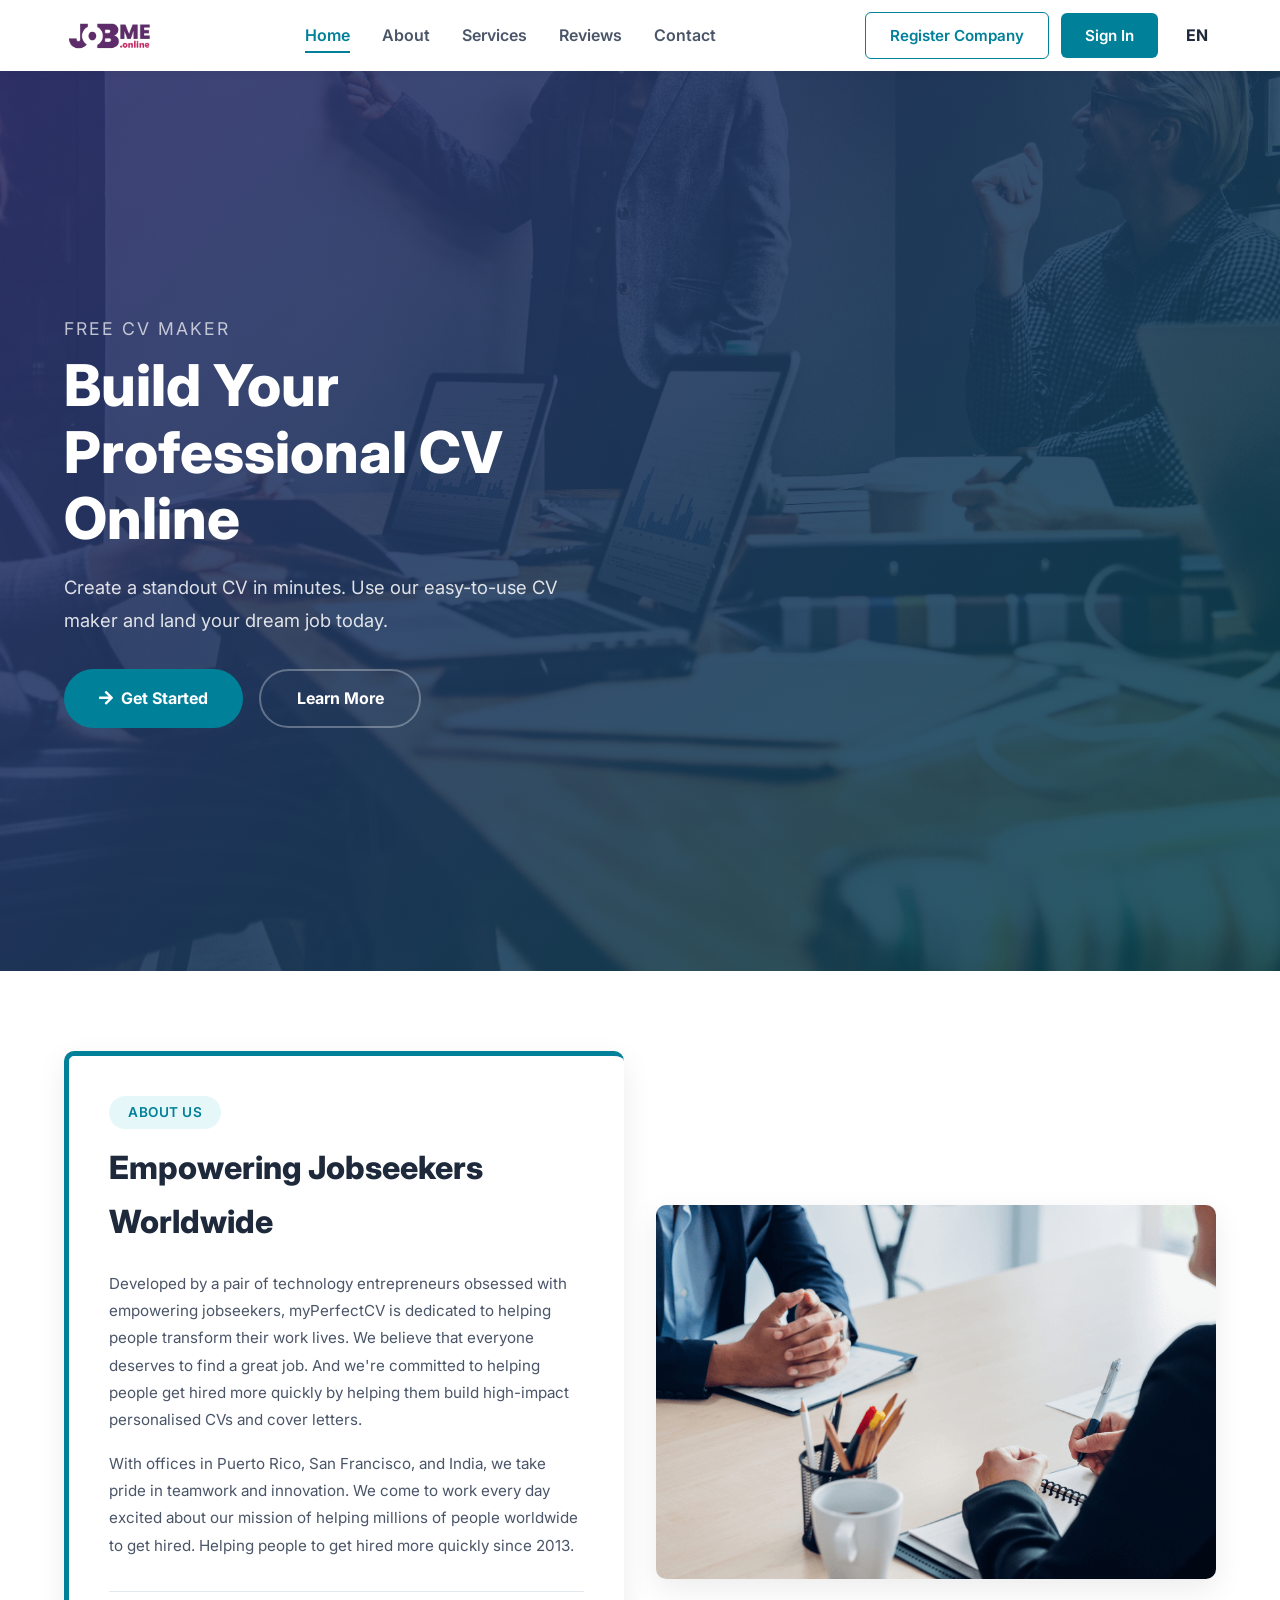
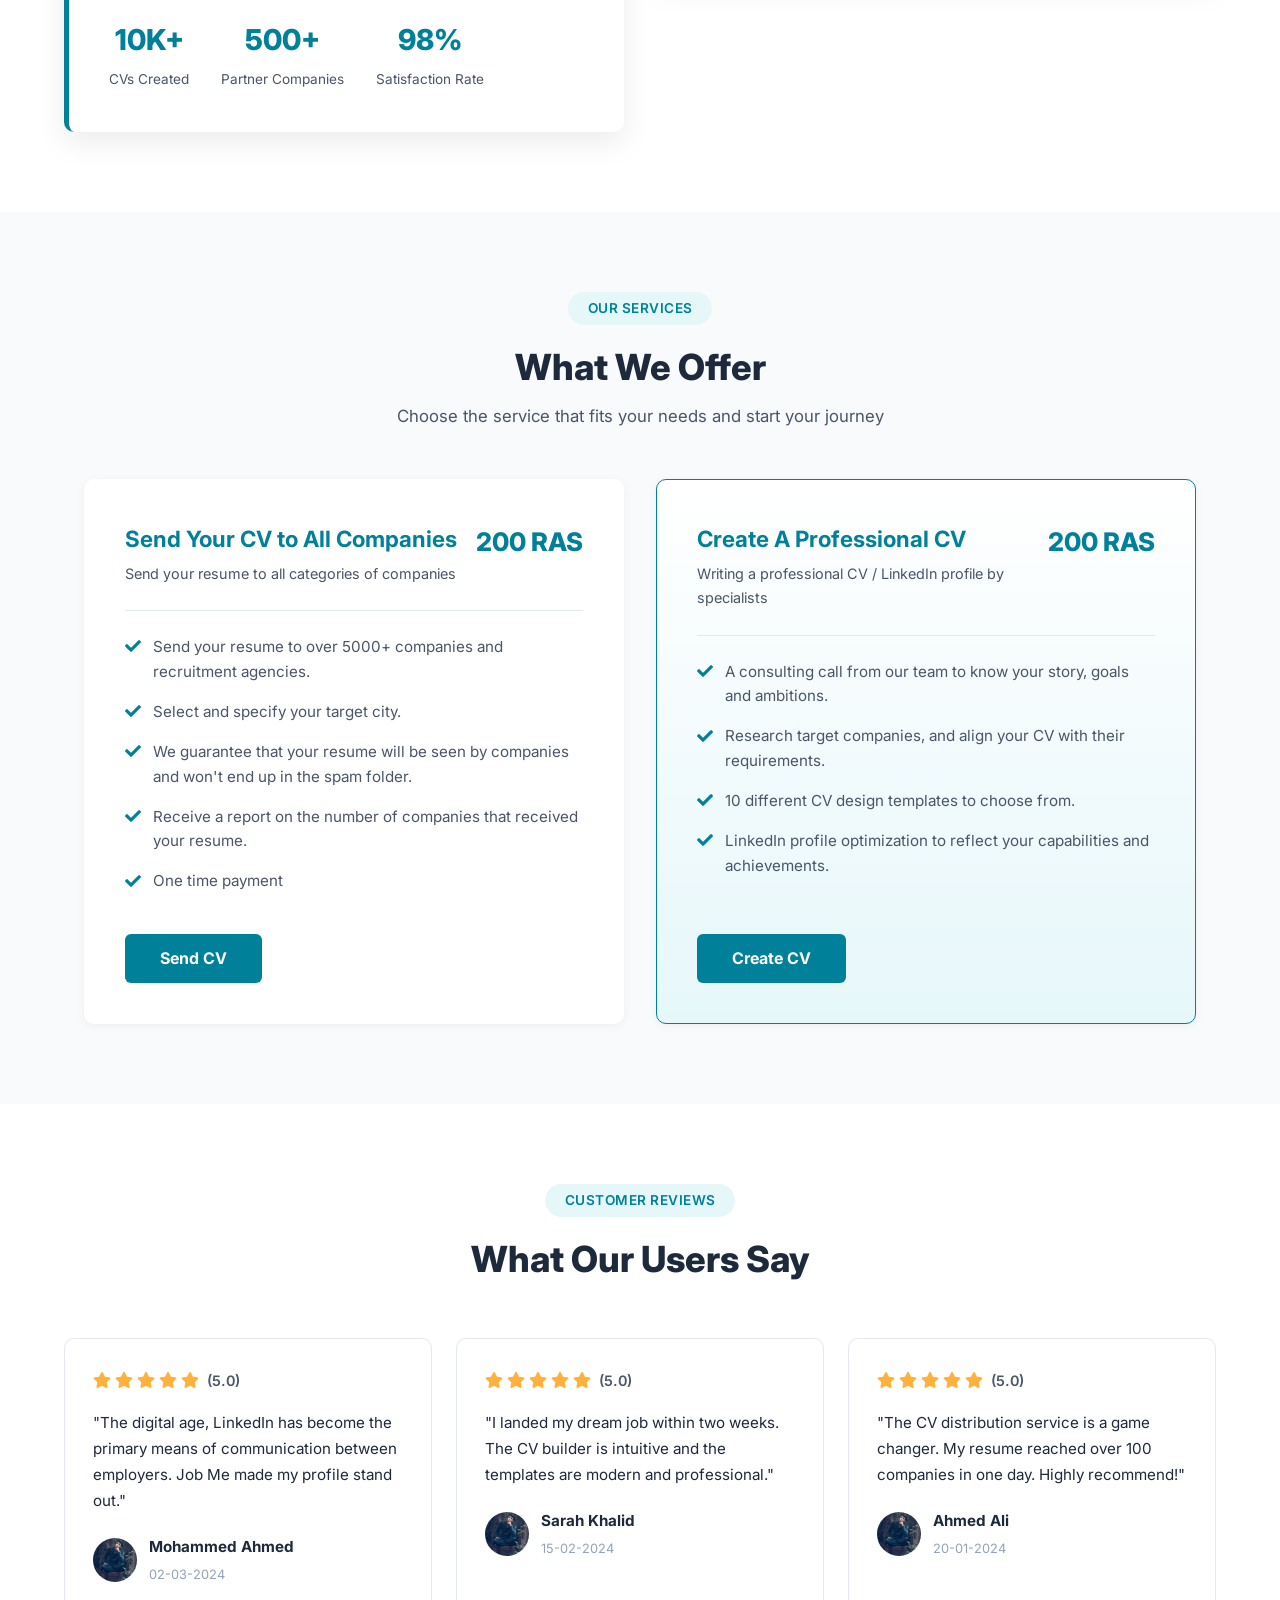
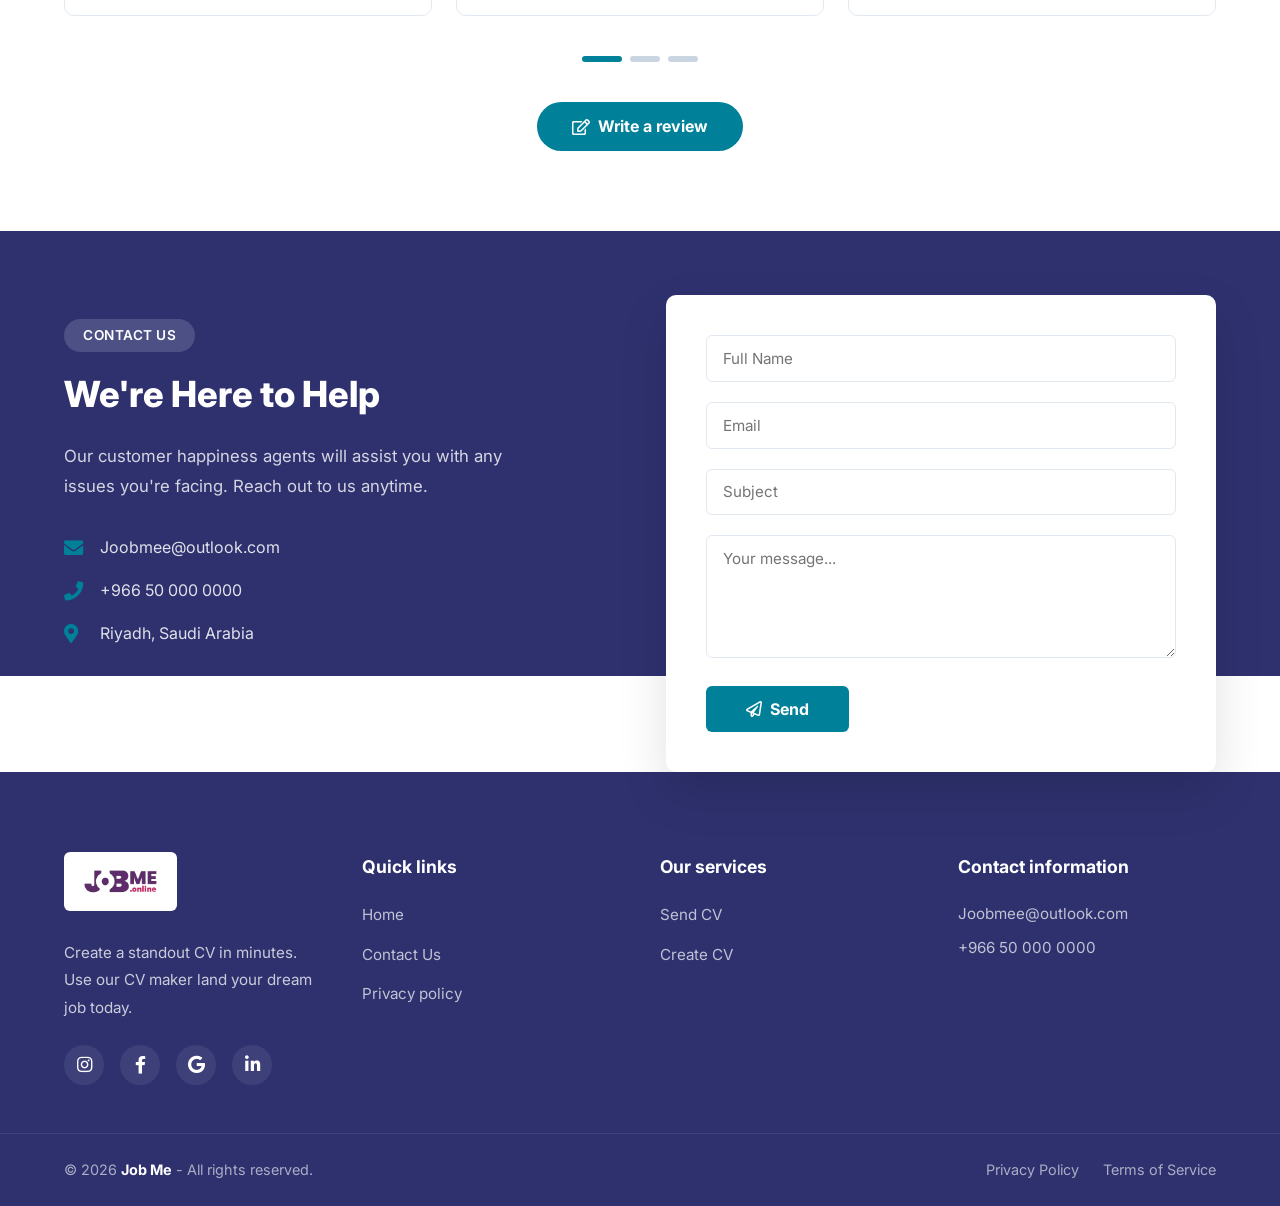
<file: index.html>
<!doctype html>
<html lang="en" dir="ltr">
  <head>
    <meta charset="UTF-8" />
    <meta name="viewport" content="width=device-width, initial-scale=1.0" />

    <title>Job Me - Professional CV Maker | Build Your Resume Online</title>
    <meta
      name="description"
      content="Create a standout professional CV in minutes with Job Me. Use our easy online CV maker, download templates, and land your dream job today."
    />
    <meta
      name="keywords"
      content="CV maker, professional resume, build CV online, resume builder, free CV, job application, Job Me"
    />
    <meta name="robots" content="index, follow" />
    <link rel="canonical" href="https://www.jobme.com/" />

    <!-- Preconnect for faster loading -->
    <link rel="preconnect" href="https://fonts.googleapis.com" />
    <link rel="preconnect" href="https://fonts.gstatic.com" crossorigin />
    <link
      href="https://fonts.googleapis.com/css2?family=Inter:wght@400;500;600;700;800&display=swap"
      rel="stylesheet"
    />

    <link rel="stylesheet" href="CSS/all.min.css" />
    <link rel="stylesheet" href="CSS/style.css" />
  </head>
  <body>
    <!-- ===== HEADER ===== -->
    <header class="main-header" role="banner">
      <div class="nav-container">
        <a class="logo-box" href="#hero" aria-label="Job Me Home">
          <img
            src="image/rdiv-removebg-preview.png"
            alt="Job Me - Professional CV Maker Logo"
            class="logo-img"
            width="180"
            height="45"
          />
        </a>

        <nav class="navbar" aria-label="Main navigation">
          <button
            class="menu-toggle"
            aria-label="Toggle navigation"
            aria-expanded="false"
          >
            <i class="fas fa-bars"></i>
          </button>
          <ul class="nav-links">
            <li><a href="#hero" class="nav-link active">Home</a></li>
            <li><a href="#about-us" class="nav-link">About</a></li>
            <li><a href="#services" class="nav-link">Services</a></li>
            <li><a href="#ratings" class="nav-link">Reviews</a></li>
            <li><a href="#contact" class="nav-link">Contact</a></li>
          </ul>
        </nav>

        <div class="auth-buttons">
          <a href="register.html" class="btn-outline">Register Company</a>
          <a href="signin.html" class="btn-filled">Sign In</a>
          <span class="lang-switch" role="button" tabindex="0">EN</span>
        </div>
      </div>
    </header>

    <!-- ===== MAIN ===== -->
    <main>
      <!-- ===== HERO ===== -->
      <section id="hero" aria-label="Hero banner">
        <div class="hero-overlay"></div>
        <div class="hero-content">
          <span class="hero-subtitle">Free CV Maker</span>
          <h1 class="hero-title">Build Your Professional CV Online</h1>
          <p class="hero-description">
            Create a standout CV in minutes. Use our easy-to-use CV maker and
            land your dream job today.
          </p>
          <div class="hero-actions">
            <a href="#services" class="btn-hero-primary">
              <i class="fas fa-arrow-right" aria-hidden="true"></i> Get Started
            </a>
            <a href="#about-us" class="btn-hero-secondary">Learn More</a>
          </div>
        </div>
      </section>

      <!-- ===== ABOUT ===== -->
      <section id="about-us" aria-labelledby="about-title">
        <div class="about-container">
          <div class="about-card">
            <span class="section-badge">About Us</span>
            <h2 id="about-title" class="about-title">
              Empowering Jobseekers Worldwide
            </h2>
            <div class="about-text">
              <p>
                Developed by a pair of technology entrepreneurs obsessed with
                empowering jobseekers, myPerfectCV is dedicated to helping
                people transform their work lives. We believe that everyone
                deserves to find a great job. And we're committed to helping
                people get hired more quickly by helping them build high-impact
                personalised CVs and cover letters.
              </p>
              <p>
                With offices in Puerto Rico, San Francisco, and India, we take
                pride in teamwork and innovation. We come to work every day
                excited about our mission of helping millions of people
                worldwide to get hired. Helping people to get hired more quickly
                since 2013.
              </p>
            </div>
            <div class="about-stats">
              <div class="stat-item">
                <span class="stat-number" data-count="10000">10K+</span>
                <span class="stat-label">CVs Created</span>
              </div>
              <div class="stat-item">
                <span class="stat-number" data-count="500">500+</span>
                <span class="stat-label">Partner Companies</span>
              </div>
              <div class="stat-item">
                <span class="stat-number" data-count="98">98%</span>
                <span class="stat-label">Satisfaction Rate</span>
              </div>
            </div>
          </div>

          <div class="about-image-box">
            <img
              src="image/about_sec.png"
              alt="Job Me team working on professional resume builder solutions"
              class="about-img"
              loading="lazy"
              width="600"
              height="400"
            />
          </div>
        </div>
      </section>

      <!-- ===== SERVICES ===== -->
      <section id="services" aria-labelledby="services-title">
        <div class="services-container">
          <div class="services-header">
            <span class="section-badge">Our Services</span>
            <h2 id="services-title" class="services-main-title">
              What We Offer
            </h2>
            <p class="services-subtitle">
              Choose the service that fits your needs and start your journey
            </p>
          </div>

          <div class="cards-flex-wrapper">
            <!-- Card 1 -->
            <article class="service-card">
              <div class="card-header-flex">
                <div class="header-text">
                  <h3>Send Your CV to All Companies</h3>
                  <p>Send your resume to all categories of companies</p>
                </div>
                <div class="card-price">200 RAS</div>
              </div>
              <hr class="card-divider" />
              <ul class="features-list">
                <li>
                  <i
                    class="fa-solid fa-check check-icon"
                    aria-hidden="true"
                  ></i>
                  Send your resume to over 5000+ companies and recruitment
                  agencies.
                </li>
                <li>
                  <i
                    class="fa-solid fa-check check-icon"
                    aria-hidden="true"
                  ></i>
                  Select and specify your target city.
                </li>
                <li>
                  <i
                    class="fa-solid fa-check check-icon"
                    aria-hidden="true"
                  ></i>
                  We guarantee that your resume will be seen by companies and
                  won't end up in the spam folder.
                </li>
                <li>
                  <i
                    class="fa-solid fa-check check-icon"
                    aria-hidden="true"
                  ></i>
                  Receive a report on the number of companies that received your
                  resume.
                </li>
                <li>
                  <i
                    class="fa-solid fa-check check-icon"
                    aria-hidden="true"
                  ></i>
                  One time payment
                </li>
              </ul>
              <div class="card-action">
                <a href="send-cv.html" class="btn-service">Send CV</a>
              </div>
            </article>

            <!-- Card 2 -->
            <article class="service-card featured">
              <div class="card-header-flex">
                <div class="header-text">
                  <h3>Create A Professional CV</h3>
                  <p>
                    Writing a professional CV / LinkedIn profile by specialists
                  </p>
                </div>
                <div class="card-price">200 RAS</div>
              </div>
              <hr class="card-divider" />
              <ul class="features-list">
                <li>
                  <i
                    class="fa-solid fa-check check-icon"
                    aria-hidden="true"
                  ></i>
                  A consulting call from our team to know your story, goals and
                  ambitions.
                </li>
                <li>
                  <i
                    class="fa-solid fa-check check-icon"
                    aria-hidden="true"
                  ></i>
                  Research target companies, and align your CV with their
                  requirements.
                </li>
                <li>
                  <i
                    class="fa-solid fa-check check-icon"
                    aria-hidden="true"
                  ></i>
                  10 different CV design templates to choose from.
                </li>
                <li>
                  <i
                    class="fa-solid fa-check check-icon"
                    aria-hidden="true"
                  ></i>
                  LinkedIn profile optimization to reflect your capabilities and
                  achievements.
                </li>
              </ul>
              <div class="card-action">
                <a href="create-cv.html" class="btn-service">Create CV</a>
              </div>
            </article>
          </div>
        </div>
      </section>

      <!-- ===== RATINGS ===== -->
      <section id="ratings" aria-labelledby="ratings-title">
        <div class="ratings-container">
          <div class="ratings-header">
            <span class="section-badge">Customer Reviews</span>
            <h2 id="ratings-title" class="ratings-main-title">
              What Our Users Say
            </h2>
          </div>

          <div class="reviews-static-row">
            <article class="review-card">
              <div class="stars-row">
                <div class="stars" aria-label="5 out of 5 stars">
                  <i class="fa-solid fa-star" aria-hidden="true"></i>
                  <i class="fa-solid fa-star" aria-hidden="true"></i>
                  <i class="fa-solid fa-star" aria-hidden="true"></i>
                  <i class="fa-solid fa-star" aria-hidden="true"></i>
                  <i class="fa-solid fa-star" aria-hidden="true"></i>
                </div>
                <span class="rating-num">(5.0)</span>
              </div>
              <p class="review-comment">
                "The digital age, LinkedIn has become the primary means of
                communication between employers. Job Me made my profile stand
                out."
              </p>
              <div class="user-info">
                <img
                  src="image/person_rate.jpg"
                  alt="Mohammed Ahmed - Verified User"
                  class="user-avatar"
                  loading="lazy"
                  width="44"
                  height="44"
                />
                <div class="user-meta">
                  <h4>Mohammed Ahmed</h4>
                  <span class="review-date">02-03-2024</span>
                </div>
              </div>
            </article>

            <article class="review-card">
              <div class="stars-row">
                <div class="stars" aria-label="5 out of 5 stars">
                  <i class="fa-solid fa-star" aria-hidden="true"></i>
                  <i class="fa-solid fa-star" aria-hidden="true"></i>
                  <i class="fa-solid fa-star" aria-hidden="true"></i>
                  <i class="fa-solid fa-star" aria-hidden="true"></i>
                  <i class="fa-solid fa-star" aria-hidden="true"></i>
                </div>
                <span class="rating-num">(5.0)</span>
              </div>
              <p class="review-comment">
                "I landed my dream job within two weeks. The CV builder is
                intuitive and the templates are modern and professional."
              </p>
              <div class="user-info">
                <img
                  src="image/person_rate.jpg"
                  alt="Sarah Khalid - Verified User"
                  class="user-avatar"
                  loading="lazy"
                  width="44"
                  height="44"
                />
                <div class="user-meta">
                  <h4>Sarah Khalid</h4>
                  <span class="review-date">15-02-2024</span>
                </div>
              </div>
            </article>

            <article class="review-card">
              <div class="stars-row">
                <div class="stars" aria-label="5 out of 5 stars">
                  <i class="fa-solid fa-star" aria-hidden="true"></i>
                  <i class="fa-solid fa-star" aria-hidden="true"></i>
                  <i class="fa-solid fa-star" aria-hidden="true"></i>
                  <i class="fa-solid fa-star" aria-hidden="true"></i>
                  <i class="fa-solid fa-star" aria-hidden="true"></i>
                </div>
                <span class="rating-num">(5.0)</span>
              </div>
              <p class="review-comment">
                "The CV distribution service is a game changer. My resume
                reached over 100 companies in one day. Highly recommend!"
              </p>
              <div class="user-info">
                <img
                  src="image/person_rate.jpg"
                  alt="Ahmed Ali - Verified User"
                  class="user-avatar"
                  loading="lazy"
                  width="44"
                  height="44"
                />
                <div class="user-meta">
                  <h4>Ahmed Ali</h4>
                  <span class="review-date">20-01-2024</span>
                </div>
              </div>
            </article>
          </div>

          <div class="static-dots">
            <span
              class="dot active"
              role="button"
              tabindex="0"
              aria-label="Slide 1"
            ></span>
            <span
              class="dot"
              role="button"
              tabindex="0"
              aria-label="Slide 2"
            ></span>
            <span
              class="dot"
              role="button"
              tabindex="0"
              aria-label="Slide 3"
            ></span>
          </div>

          <div class="write-review-wrapper">
            <a href="#" class="btn-write-review">
              <i class="fa-regular fa-pen-to-square" aria-hidden="true"></i>
              Write a review
            </a>
          </div>
        </div>
      </section>

      <!-- ===== CONTACT ===== -->
      <section id="contact" aria-labelledby="contact-title">
        <div class="contact-container">
          <div class="contact-info-side">
            <span class="section-badge light">Contact Us</span>
            <h2 id="contact-title" class="contact-title">We're Here to Help</h2>
            <p class="contact-desc">
              Our customer happiness agents will assist you with any issues
              you're facing. Reach out to us anytime.
            </p>
            <div class="contact-details">
              <div class="contact-item">
                <i class="fa-solid fa-envelope" aria-hidden="true"></i>
                <span>Joobmee@outlook.com</span>
              </div>
              <div class="contact-item">
                <i class="fa-solid fa-phone" aria-hidden="true"></i>
                <span>+966 50 000 0000</span>
              </div>
              <div class="contact-item">
                <i class="fa-solid fa-location-dot" aria-hidden="true"></i>
                <span>Riyadh, Saudi Arabia</span>
              </div>
            </div>
          </div>

          <div class="contact-form-wrapper">
            <form class="contact-form" id="contactForm" novalidate>
              <div class="input-group">
                <label for="fullName" class="visually-hidden">Full Name</label>
                <input
                  type="text"
                  id="fullName"
                  placeholder="Full Name"
                  required
                  autocomplete="name"
                />
              </div>
              <div class="input-group">
                <label for="email" class="visually-hidden">Email</label>
                <input
                  type="email"
                  id="email"
                  placeholder="Email"
                  required
                  autocomplete="email"
                />
              </div>
              <div class="input-group">
                <label for="subject" class="visually-hidden">Subject</label>
                <input
                  type="text"
                  id="subject"
                  placeholder="Subject"
                  required
                />
              </div>
              <div class="input-group">
                <label for="message" class="visually-hidden">Message</label>
                <textarea
                  id="message"
                  placeholder="Your message..."
                  rows="5"
                  required
                ></textarea>
              </div>
              <div class="form-action">
                <button type="submit" class="btn-send">
                  <i class="fa-regular fa-paper-plane" aria-hidden="true"></i>
                  Send
                </button>
              </div>
            </form>
          </div>
        </div>
        <div class="contact-spacer"></div>
      </section>
    </main>

    <!-- ===== FOOTER ===== -->
    <footer class="main-footer" role="contentinfo">
      <div class="footer-container">
        <div class="footer-column footer-brand-side">
          <div class="footer-logo-box">
            <img
              src="image/rdiv-removebg-preview.png"
              alt="Job Me White Footer Logo"
              class="footer-logo"
              loading="lazy"
              width="160"
              height="40"
            />
          </div>
          <p class="footer-brand-desc">
            Create a standout CV in minutes. Use our CV maker land your dream
            job today.
          </p>
          <div class="footer-socials">
            <a href="#" class="social-icon" aria-label="Instagram">
              <i class="fa-brands fa-instagram" aria-hidden="true"></i>
            </a>
            <a href="#" class="social-icon" aria-label="Facebook">
              <i class="fa-brands fa-facebook-f" aria-hidden="true"></i>
            </a>
            <a href="#" class="social-icon" aria-label="Google">
              <i class="fa-brands fa-google" aria-hidden="true"></i>
            </a>
            <a href="#" class="social-icon" aria-label="LinkedIn">
              <i class="fa-brands fa-linkedin-in" aria-hidden="true"></i>
            </a>
          </div>
        </div>

        <div class="footer-column">
          <span class="footer-title">Quick links</span>
          <ul class="footer-links">
            <li><a href="#hero">Home</a></li>
            <li><a href="#contact">Contact Us</a></li>
            <li><a href="#">Privacy policy</a></li>
          </ul>
        </div>

        <div class="footer-column">
          <span class="footer-title">Our services</span>
          <ul class="footer-links">
            <li><a href="#services">Send CV</a></li>
            <li><a href="#services">Create CV</a></li>
          </ul>
        </div>

        <div class="footer-column">
          <span class="footer-title">Contact information</span>
          <p class="footer-email">Joobmee@outlook.com</p>
          <p class="footer-phone">+966 50 000 0000</p>
        </div>
      </div>

      <div class="footer-bottom">
        <div class="footer-container">
          <p class="footer-copy">
            &copy; 2026 <strong>Job Me</strong> - All rights reserved.
          </p>
          <div class="footer-legal">
            <a href="#">Privacy Policy</a>
            <a href="#">Terms of Service</a>
          </div>
        </div>
      </div>
    </footer>

    <div id="toast-container" role="alert" aria-live="polite"></div>

    <script src="JS/main.js"></script>
  </body>
</html>
</file>
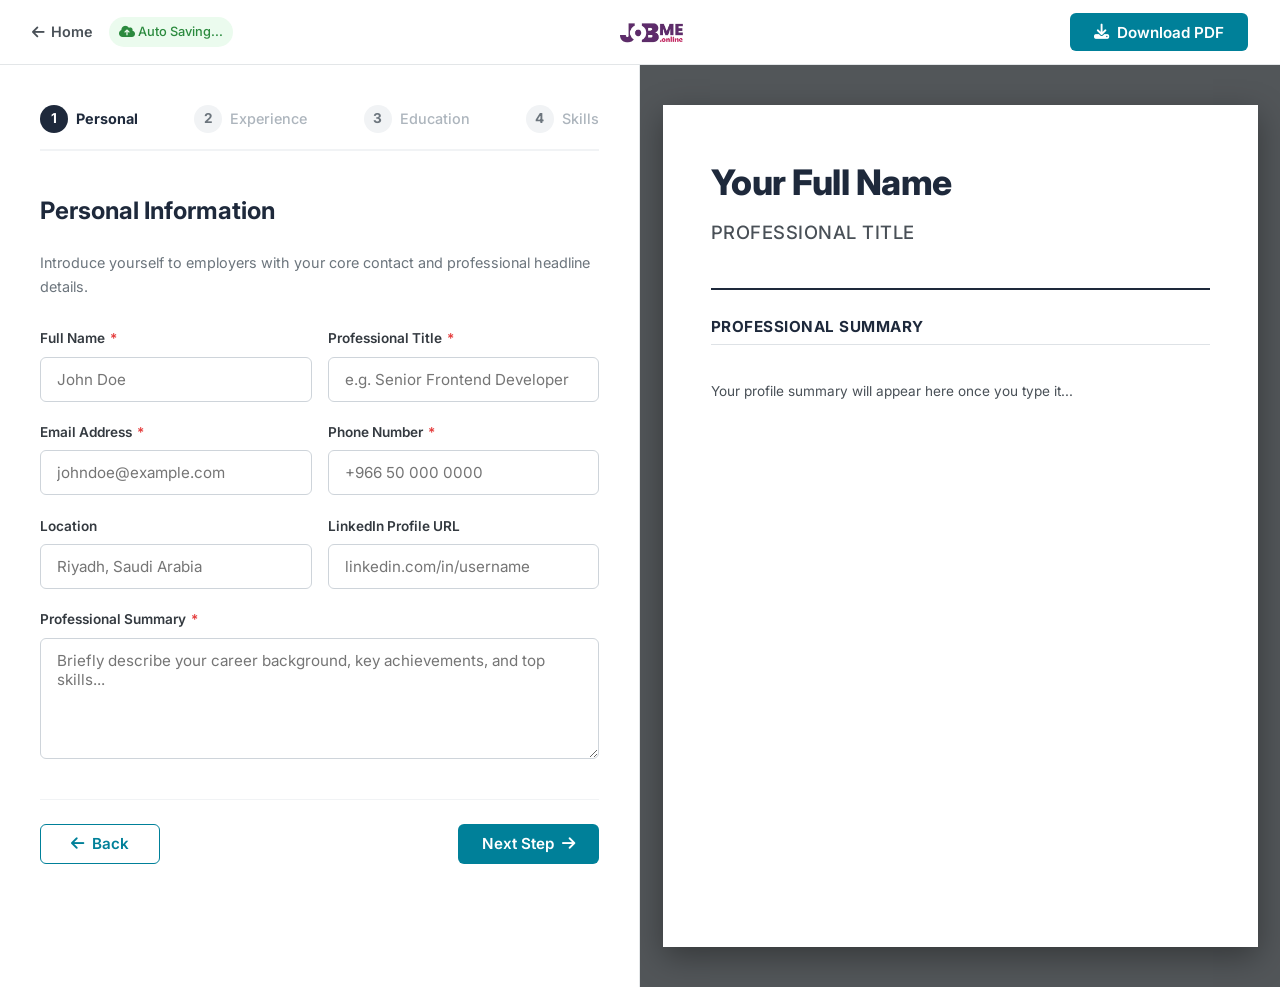
<file: create-cv.html>
<!doctype html>
<html lang="en" dir="ltr">
  <head>
    <meta charset="UTF-8" />
    <meta name="viewport" content="width=device-width, initial-scale=1.0" />
    <title>Create Your Professional CV - Job Me</title>
    <meta
      name="description"
      content="Build a professional CV online with Job Me. Fill in your details and download a polished PDF."
    />

    <!-- Preconnect & Fonts -->
    <link rel="preconnect" href="https://fonts.googleapis.com" />
    <link rel="preconnect" href="https://fonts.gstatic.com" crossorigin />
    <link
      href="https://fonts.googleapis.com/css2?family=Inter:wght@400;500;600;700;800&display=swap"
      rel="stylesheet"
    />
    <link
      rel="stylesheet"
      href="https://cdnjs.cloudflare.com/ajax/libs/font-awesome/6.5.1/css/all.min.css"
    />

    <link rel="stylesheet" href="CSS/style.css" />
  </head>
  <body class="cv-builder-body">
    <!-- Header -->
    <header class="cv-builder-header">
      <div class="header-left">
        <a href="index.html" class="cv-back-home" aria-label="Back to Home">
          <i class="fa-solid fa-arrow-left" aria-hidden="true"></i> Home
        </a>
        <span class="builder-status">
          <i class="fa-solid fa-cloud-arrow-up" aria-hidden="true"></i>
          <span id="saveStatus">Auto Saving...</span>
        </span>
      </div>
      <div class="header-logo">
        <img
          src="image/rdiv-removebg-preview.png"
          alt="Job Me Logo"
          width="120"
          height="35"
          loading="lazy"
        />
      </div>
      <div class="header-right">
        <button type="button" class="btn-outline btn-preview-toggle">
          <i class="fa-solid fa-eye" aria-hidden="true"></i>
          <span class="btn-label">Preview</span>
        </button>
        <button
          type="button"
          class="btn-filled btn-download-cv"
          id="downloadCvBtn"
        >
          <i class="fa-solid fa-download" aria-hidden="true"></i> Download PDF
        </button>
      </div>
    </header>

    <!-- Main Container -->
    <main class="cv-builder-container">
      <!-- Form Panel -->
      <section class="form-panel" aria-labelledby="form-title">
        <!-- Stepper -->
        <div class="cv-stepper" role="tablist">
          <div
            class="step active"
            data-step="1"
            role="tab"
            aria-selected="true"
          >
            <span class="step-number">1</span>
            <span class="step-label">Personal</span>
          </div>
          <div class="step" data-step="2" role="tab" aria-selected="false">
            <span class="step-number">2</span>
            <span class="step-label">Experience</span>
          </div>
          <div class="step" data-step="3" role="tab" aria-selected="false">
            <span class="step-number">3</span>
            <span class="step-label">Education</span>
          </div>
          <div class="step" data-step="4" role="tab" aria-selected="false">
            <span class="step-number">4</span>
            <span class="step-label">Skills</span>
          </div>
        </div>

        <form id="cvForm" class="cv-form" novalidate>
          <!-- Step 1: Personal -->
          <div class="form-step-content active" data-step-content="1">
            <h3 id="form-title">Personal Information</h3>
            <p class="step-desc">
              Introduce yourself to employers with your core contact and
              professional headline details.
            </p>

            <div class="form-row">
              <div class="input-group">
                <label for="cv-fullname"
                  >Full Name <span class="required-star">*</span></label
                >
                <input
                  type="text"
                  id="cv-fullname"
                  placeholder="John Doe"
                  required
                  autocomplete="name"
                />
              </div>
              <div class="input-group">
                <label for="cv-title"
                  >Professional Title
                  <span class="required-star">*</span></label
                >
                <input
                  type="text"
                  id="cv-title"
                  placeholder="e.g. Senior Frontend Developer"
                  required
                />
              </div>
            </div>

            <div class="form-row">
              <div class="input-group">
                <label for="cv-email"
                  >Email Address <span class="required-star">*</span></label
                >
                <input
                  type="email"
                  id="cv-email"
                  placeholder="johndoe@example.com"
                  required
                  autocomplete="email"
                />
              </div>
              <div class="input-group">
                <label for="cv-phone"
                  >Phone Number <span class="required-star">*</span></label
                >
                <input
                  type="tel"
                  id="cv-phone"
                  placeholder="+966 50 000 0000"
                  required
                  autocomplete="tel"
                />
              </div>
            </div>

            <div class="form-row">
              <div class="input-group">
                <label for="cv-location">Location</label>
                <input
                  type="text"
                  id="cv-location"
                  placeholder="Riyadh, Saudi Arabia"
                  autocomplete="address-level2"
                />
              </div>
              <div class="input-group">
                <label for="cv-linkedin">LinkedIn Profile URL</label>
                <input
                  type="url"
                  id="cv-linkedin"
                  placeholder="linkedin.com/in/username"
                />
              </div>
            </div>

            <div class="input-group">
              <label for="cv-summary"
                >Professional Summary
                <span class="required-star">*</span></label
              >
              <textarea
                id="cv-summary"
                rows="5"
                placeholder="Briefly describe your career background, key achievements, and top skills..."
                required
              ></textarea>
            </div>
          </div>

          <!-- Step 2: Experience -->
          <div class="form-step-content" data-step-content="2">
            <div class="section-header-dynamic">
              <h3>Work Experience</h3>
              <button
                type="button"
                class="btn-secondary-sm"
                id="addExperienceBtn"
              >
                <i class="fa-solid fa-plus" aria-hidden="true"></i> Add Position
              </button>
            </div>
            <p class="step-desc">
              List your relevant work history starting from the most recent one.
            </p>
            <div id="experienceItemsContainer"></div>
          </div>

          <!-- Step 3: Education -->
          <div class="form-step-content" data-step-content="3">
            <div class="section-header-dynamic">
              <h3>Education</h3>
              <button
                type="button"
                class="btn-secondary-sm"
                id="addEducationBtn"
              >
                <i class="fa-solid fa-plus" aria-hidden="true"></i> Add
                Education
              </button>
            </div>
            <p class="step-desc">
              Add your academic background, degrees, and institutions.
            </p>
            <div id="educationItemsContainer"></div>
          </div>

          <!-- Step 4: Skills -->
          <div class="form-step-content" data-step-content="4">
            <h3>Skills & Languages</h3>
            <p class="step-desc">
              Add key professional skills and languages you master.
            </p>

            <div class="input-group">
              <label for="cv-skills-input"
                >Skills (Comma Separated)
                <span class="required-star">*</span></label
              >
              <input
                type="text"
                id="cv-skills-input"
                placeholder="JavaScript, React, CSS3, UI Design, Team Leadership"
                required
              />
              <small class="helper-text">Separate skills with commas</small>
            </div>

            <div class="input-group" style="margin-top: 1.5rem">
              <label for="cv-languages-input"
                >Languages (Comma Separated)
                <span class="required-star">*</span></label
              >
              <input
                type="text"
                id="cv-languages-input"
                placeholder="English (Fluent), Arabic (Native)"
                required
              />
              <small class="helper-text">Separate languages with commas</small>
            </div>
          </div>

          <!-- Navigation -->
          <div class="form-navigation">
            <button type="button" class="btn-outline btn-wizard-prev" disabled>
              <i class="fa-solid fa-arrow-left" aria-hidden="true"></i> Back
            </button>
            <button type="button" class="btn-filled btn-wizard-next">
              Next Step
              <i class="fa-solid fa-arrow-right" aria-hidden="true"></i>
            </button>
          </div>
        </form>
      </section>

      <!-- Preview Panel -->
      <section class="preview-panel" aria-label="CV Preview">
        <div class="a4-page" id="cvA4Page">
          <div class="preview-header">
            <h1 id="view-fullname">Your Full Name</h1>
            <h2 id="view-title">Professional Title</h2>
            <div class="preview-meta">
              <span id="view-email-box" style="display: none">
                <i class="fa-solid fa-envelope" aria-hidden="true"></i>
                <span id="view-email"></span>
              </span>
              <span id="view-phone-box" style="display: none">
                <i class="fa-solid fa-phone" aria-hidden="true"></i>
                <span id="view-phone"></span>
              </span>
              <span id="view-location-box" style="display: none">
                <i class="fa-solid fa-location-dot" aria-hidden="true"></i>
                <span id="view-location"></span>
              </span>
              <span id="view-linkedin-box" style="display: none">
                <i class="fa-brands fa-linkedin" aria-hidden="true"></i>
                <span id="view-linkedin"></span>
              </span>
            </div>
          </div>

          <div class="preview-body">
            <div class="preview-section" id="view-summary-section">
              <h3 class="preview-sec-title">Professional Summary</h3>
              <p id="view-summary" class="preview-text-block">
                Your profile summary will appear here once you type it...
              </p>
            </div>

            <div
              class="preview-section"
              id="view-experience-section"
              style="display: none"
            >
              <h3 class="preview-sec-title">Work Experience</h3>
              <div id="view-experience-list"></div>
            </div>

            <div
              class="preview-section"
              id="view-education-section"
              style="display: none"
            >
              <h3 class="preview-sec-title">Education</h3>
              <div id="view-education-list"></div>
            </div>

            <div class="preview-split-row">
              <div
                class="preview-section half-width"
                id="view-skills-section"
                style="display: none"
              >
                <h3 class="preview-sec-title">Skills</h3>
                <div id="view-skills-list" class="skills-tags-container"></div>
              </div>
              <div
                class="preview-section half-width"
                id="view-languages-section"
                style="display: none"
              >
                <h3 class="preview-sec-title">Languages</h3>
                <div
                  id="view-languages-list"
                  class="skills-tags-container"
                ></div>
              </div>
            </div>
          </div>
        </div>
      </section>
    </main>

    <!-- Toast Container -->
    <div id="toast-container" role="alert" aria-live="polite"></div>

    <!-- Scripts -->
    <script src="JS/main.js"></script>
  </body>
</html>
</file>
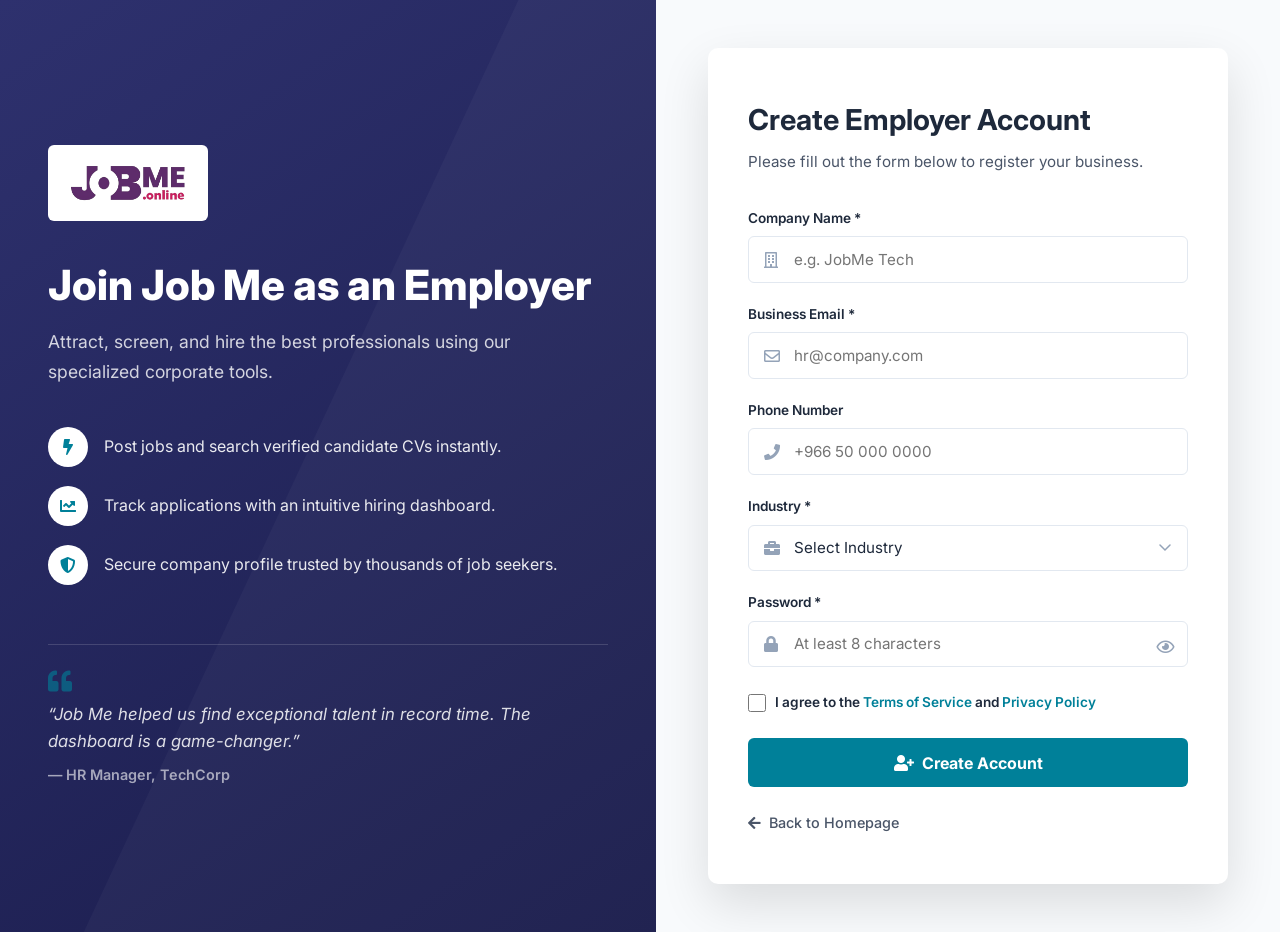
<file: register.html>
<!doctype html>
<html lang="en" dir="ltr">
  <head>
    <meta charset="UTF-8" />
    <meta name="viewport" content="width=device-width, initial-scale=1.0" />
    <title>Register Your Company - Job Me</title>
    <meta
      name="description"
      content="Create an employer account on Job Me to start posting jobs, reviewing CVs, and hiring top talent."
    />

    <link rel="preconnect" href="https://fonts.googleapis.com" />
    <link rel="preconnect" href="https://fonts.gstatic.com" crossorigin />
    <link
      href="https://fonts.googleapis.com/css2?family=Inter:wght@400;500;600;700;800&display=swap"
      rel="stylesheet"
    />
    <link rel="stylesheet" href="CSS/all.min.css" />

    <link rel="stylesheet" href="CSS/style.css" />
  </head>
  <body>
    <div class="register-page-wrapper">
      <!-- ===== LEFT SIDE ===== -->
      <div class="register-info-side">
        <a class="logo-box" href="index.html" aria-label="Job Me Home">
          <img
            src="image/rdiv-removebg-preview.png"
            alt="Job Me Logo"
            class="register-logo"
            width="160"
            height="40"
          />
        </a>
        <h1>Join Job Me as an Employer</h1>
        <p class="info-description">
          Attract, screen, and hire the best professionals using our specialized
          corporate tools.
        </p>

        <div class="benefit-item">
          <i class="fa-solid fa-bolt" aria-hidden="true"></i>
          <span>Post jobs and search verified candidate CVs instantly.</span>
        </div>
        <div class="benefit-item">
          <i class="fa-solid fa-chart-line" aria-hidden="true"></i>
          <span>Track applications with an intuitive hiring dashboard.</span>
        </div>
        <div class="benefit-item">
          <i class="fa-solid fa-shield-halved" aria-hidden="true"></i>
          <span
            >Secure company profile trusted by thousands of job seekers.</span
          >
        </div>

        <div class="register-testimonial">
          <i class="fa-solid fa-quote-left" aria-hidden="true"></i>
          <p>
            “Job Me helped us find exceptional talent in record time. The
            dashboard is a game-changer.”
          </p>
          <span class="testimonial-author">— HR Manager, TechCorp</span>
        </div>
      </div>

      <!-- ===== RIGHT SIDE (FORM) ===== -->
      <div class="register-form-side">
        <div class="register-card">
          <h2>Create Employer Account</h2>
          <p class="subtitle">
            Please fill out the form below to register your business.
          </p>

          <form class="register-form" id="registerForm" novalidate>
            <div class="input-group">
              <label for="comp-name">Company Name *</label>
              <div class="input-icon-wrapper">
                <i class="fa-regular fa-building" aria-hidden="true"></i>
                <input
                  type="text"
                  id="comp-name"
                  placeholder="e.g. JobMe Tech"
                  required
                  autocomplete="organization"
                />
              </div>
              <span class="error-message" id="comp-name-error"
                >Please enter a company name.</span
              >
            </div>

            <div class="input-group">
              <label for="comp-email">Business Email *</label>
              <div class="input-icon-wrapper">
                <i class="fa-regular fa-envelope" aria-hidden="true"></i>
                <input
                  type="email"
                  id="comp-email"
                  placeholder="hr@company.com"
                  required
                  autocomplete="email"
                />
              </div>
              <span class="error-message" id="comp-email-error"
                >Please enter a valid email address.</span
              >
            </div>

            <div class="input-group">
              <label for="comp-phone">Phone Number</label>
              <div class="input-icon-wrapper">
                <i class="fa-solid fa-phone" aria-hidden="true"></i>
                <input
                  type="tel"
                  id="comp-phone"
                  placeholder="+966 50 000 0000"
                  autocomplete="tel"
                />
              </div>
            </div>

            <div class="input-group">
              <label for="comp-industry">Industry *</label>
              <div class="input-icon-wrapper">
                <i class="fa-solid fa-briefcase" aria-hidden="true"></i>
                <select id="comp-industry" required>
                  <option value="" disabled selected>Select Industry</option>
                  <option value="it">Information Technology</option>
                  <option value="finance">Finance & Banking</option>
                  <option value="healthcare">Healthcare</option>
                  <option value="marketing">Marketing & Sales</option>
                  <option value="education">Education</option>
                  <option value="other">Other</option>
                </select>
              </div>
              <span class="error-message" id="comp-industry-error"
                >Please select an industry.</span
              >
            </div>

            <div class="input-group">
              <label for="comp-password">Password *</label>
              <div class="input-icon-wrapper">
                <i class="fa-solid fa-lock" aria-hidden="true"></i>
                <input
                  type="password"
                  id="comp-password"
                  placeholder="At least 8 characters"
                  required
                  minlength="8"
                  autocomplete="new-password"
                />
                <button
                  type="button"
                  class="toggle-password"
                  aria-label="Toggle password visibility"
                >
                  <i class="fa-regular fa-eye" aria-hidden="true"></i>
                </button>
              </div>
              <span class="error-message" id="comp-password-error"
                >Password must be at least 8 characters.</span
              >
            </div>

            <div class="form-checkbox">
              <input type="checkbox" id="terms" required />
              <label for="terms">
                I agree to the <a href="#">Terms of Service</a> and
                <a href="#">Privacy Policy</a>
              </label>
              <span class="error-message" id="terms-error"
                >You must agree to the terms.</span
              >
            </div>

            <button type="submit" class="btn-register-submit">
              <i class="fa-solid fa-user-plus" aria-hidden="true"></i> Create
              Account
            </button>
          </form>

          <a href="index.html" class="back-to-home">
            <i class="fa-solid fa-arrow-left" aria-hidden="true"></i> Back to
            Homepage
          </a>
        </div>
      </div>
    </div>

    <div id="toast-container" role="alert" aria-live="polite"></div>

    <script src="JS/main.js"></script>
  </body>
</html>
</file>
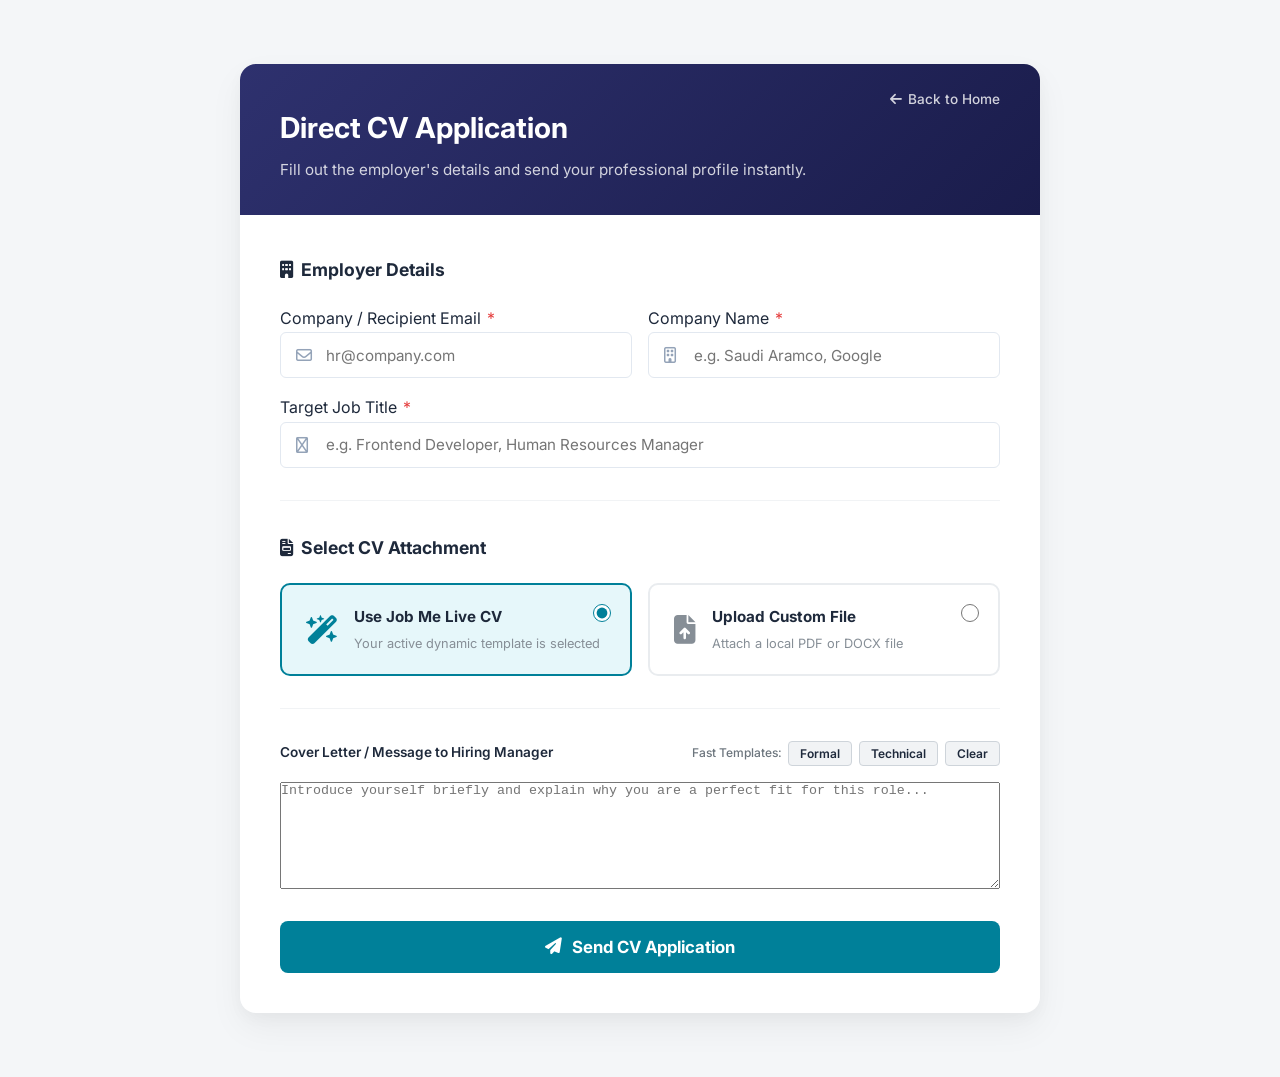
<file: send-cv.html>
<!doctype html>
<html lang="en" dir="ltr">
  <head>
    <meta charset="UTF-8" />
    <meta name="viewport" content="width=device-width, initial-scale=1.0" />
    <title>Send & Apply with Your CV - Job Me</title>
    <meta
      name="description"
      content="Send your professional CV directly to employers with a personalized cover letter."
    />

    <!-- Preconnect & Fonts -->
    <link rel="preconnect" href="https://fonts.googleapis.com" />
    <link rel="preconnect" href="https://fonts.gstatic.com" crossorigin />
    <link
      href="https://fonts.googleapis.com/css2?family=Inter:wght@400;500;600;700;800&display=swap"
      rel="stylesheet"
    />
    <link
      rel="stylesheet"
      href="https://cdnjs.cloudflare.com/ajax/libs/font-awesome/6.5.1/css/all.min.css"
    />

    <link rel="stylesheet" href="CSS/style.css" />
  </head>
  <body class="bg-light-gray">
    <!-- ===== SENDING OVERLAY ===== -->
    <div
      class="sending-overlay"
      id="sendingOverlay"
      role="dialog"
      aria-modal="true"
      aria-labelledby="sendingStatusTitle"
    >
      <div class="sending-status-card">
        <div class="spinner-box" id="spinnerBox">
          <i class="fa-solid fa-paper-plane fa-spin" aria-hidden="true"></i>
        </div>
        <div class="success-check-box" id="successBox" style="display: none">
          <i class="fa-solid fa-circle-check" aria-hidden="true"></i>
        </div>
        <h3 id="sendingStatusTitle">Sending Application...</h3>
        <p id="sendingStatusDesc">
          We are securely processing and transmitting your CV to the employer.
        </p>
        <button
          type="button"
          class="btn-filled"
          id="btnCloseOverlay"
          style="display: none; margin-top: 1.5rem"
        >
          <i class="fa-solid fa-check" aria-hidden="true"></i> Done
        </button>
      </div>
    </div>

    <!-- ===== MAIN CONTAINER ===== -->
    <main class="send-cv-container">
      <div class="send-cv-card">
        <!-- Header -->
        <div class="card-header-accent">
          <a href="index.html" class="back-to-dashboard">
            <i class="fa-solid fa-arrow-left" aria-hidden="true"></i> Back to
            Home
          </a>
          <h2>Direct CV Application</h2>
          <p>
            Fill out the employer's details and send your professional profile
            instantly.
          </p>
        </div>

        <!-- Form -->
        <form id="sendCvForm" class="send-cv-form" novalidate>
          <!-- Employer Details -->
          <div class="form-section-group">
            <h4 class="group-title">
              <i class="fa-solid fa-building" aria-hidden="true"></i> Employer
              Details
            </h4>
            <div class="form-row">
              <div class="input-group">
                <label for="company-email"
                  >Company / Recipient Email
                  <span class="required-star">*</span></label
                >
                <div class="input-icon-wrapper">
                  <i class="fa-regular fa-envelope" aria-hidden="true"></i>
                  <input
                    type="email"
                    id="company-email"
                    placeholder="hr@company.com"
                    required
                    autocomplete="email"
                  />
                </div>
                <span class="error-message" id="company-email-error"
                  >Please enter a valid email address.</span
                >
              </div>
              <div class="input-group">
                <label for="company-name"
                  >Company Name <span class="required-star">*</span></label
                >
                <div class="input-icon-wrapper">
                  <i class="fa-regular fa-building" aria-hidden="true"></i>
                  <input
                    type="text"
                    id="company-name"
                    placeholder="e.g. Saudi Aramco, Google"
                    required
                    autocomplete="organization"
                  />
                </div>
                <span class="error-message" id="company-name-error"
                  >Please enter a company name.</span
                >
              </div>
            </div>
            <div class="input-group">
              <label for="job-title"
                >Target Job Title <span class="required-star">*</span></label
              >
              <div class="input-icon-wrapper">
                <i class="fa-regular fa-briefcase" aria-hidden="true"></i>
                <input
                  type="text"
                  id="job-title"
                  placeholder="e.g. Frontend Developer, Human Resources Manager"
                  required
                />
              </div>
              <span class="error-message" id="job-title-error"
                >Please enter a job title.</span
              >
            </div>
          </div>

          <!-- CV Source -->
          <div class="form-section-group">
            <h4 class="group-title">
              <i class="fa-solid fa-file-invoice" aria-hidden="true"></i> Select
              CV Attachment
            </h4>

            <div
              class="cv-source-options"
              role="radiogroup"
              aria-label="CV source selection"
            >
              <label class="source-card active" for="source-live">
                <input
                  type="radio"
                  name="cv_source"
                  id="source-live"
                  value="live"
                  checked
                />
                <div class="source-content">
                  <i
                    class="fa-solid fa-wand-magic-sparkles"
                    aria-hidden="true"
                  ></i>
                  <div>
                    <h5>Use Job Me Live CV</h5>
                    <p id="live-cv-status">
                      Your active dynamic template is selected
                    </p>
                  </div>
                </div>
              </label>

              <label class="source-card" for="source-upload">
                <input
                  type="radio"
                  name="cv_source"
                  id="source-upload"
                  value="upload"
                />
                <div class="source-content">
                  <i class="fa-solid fa-file-arrow-up" aria-hidden="true"></i>
                  <div>
                    <h5>Upload Custom File</h5>
                    <p>Attach a local PDF or DOCX file</p>
                  </div>
                </div>
              </label>
            </div>

            <!-- Upload Zone -->
            <div class="drag-drop-zone" id="uploadZone" style="display: none">
              <i
                class="fa-solid fa-cloud-arrow-up cloud-icon"
                aria-hidden="true"
              ></i>
              <p>
                Drag and drop your CV file here or
                <span class="browse-text">Browse</span>
              </p>
              <span class="file-limits">Supports PDF, DOCX (Max 5MB)</span>
              <input
                type="file"
                id="fileInput"
                accept=".pdf,.docx"
                style="display: none"
              />
              <div
                class="attached-file-badge"
                id="attachedFileBadge"
                style="display: none"
              >
                <i class="fa-solid fa-file-pdf" aria-hidden="true"></i>
                <span id="fileNameSpan">filename.pdf</span>
                <button
                  type="button"
                  class="btn-remove-file"
                  id="btnRemoveFile"
                  aria-label="Remove file"
                >
                  &times;
                </button>
              </div>
            </div>
          </div>

          <!-- Cover Letter -->
          <div class="form-section-group">
            <div class="cover-letter-header">
              <label for="cover-letter"
                >Cover Letter / Message to Hiring Manager</label
              >
              <div class="template-selectors">
                <span class="tpl-label">Fast Templates:</span>
                <button type="button" class="btn-tpl" data-tpl="formal">
                  Formal
                </button>
                <button type="button" class="btn-tpl" data-tpl="tech">
                  Technical
                </button>
                <button type="button" class="btn-tpl" data-tpl="clear">
                  Clear
                </button>
              </div>
            </div>
            <textarea
              id="cover-letter"
              rows="7"
              placeholder="Introduce yourself briefly and explain why you are a perfect fit for this role..."
            ></textarea>
          </div>

          <!-- Submit -->
          <button type="submit" class="btn-send-cv-application">
            <i class="fa-solid fa-paper-plane" aria-hidden="true"></i> Send CV
            Application
          </button>
        </form>
      </div>
    </main>

    <!-- Toast Container -->
    <div id="toast-container" role="alert" aria-live="polite"></div>

    <!-- Scripts -->
    <script src="JS/main.js"></script>
  </body>
</html>
</file>
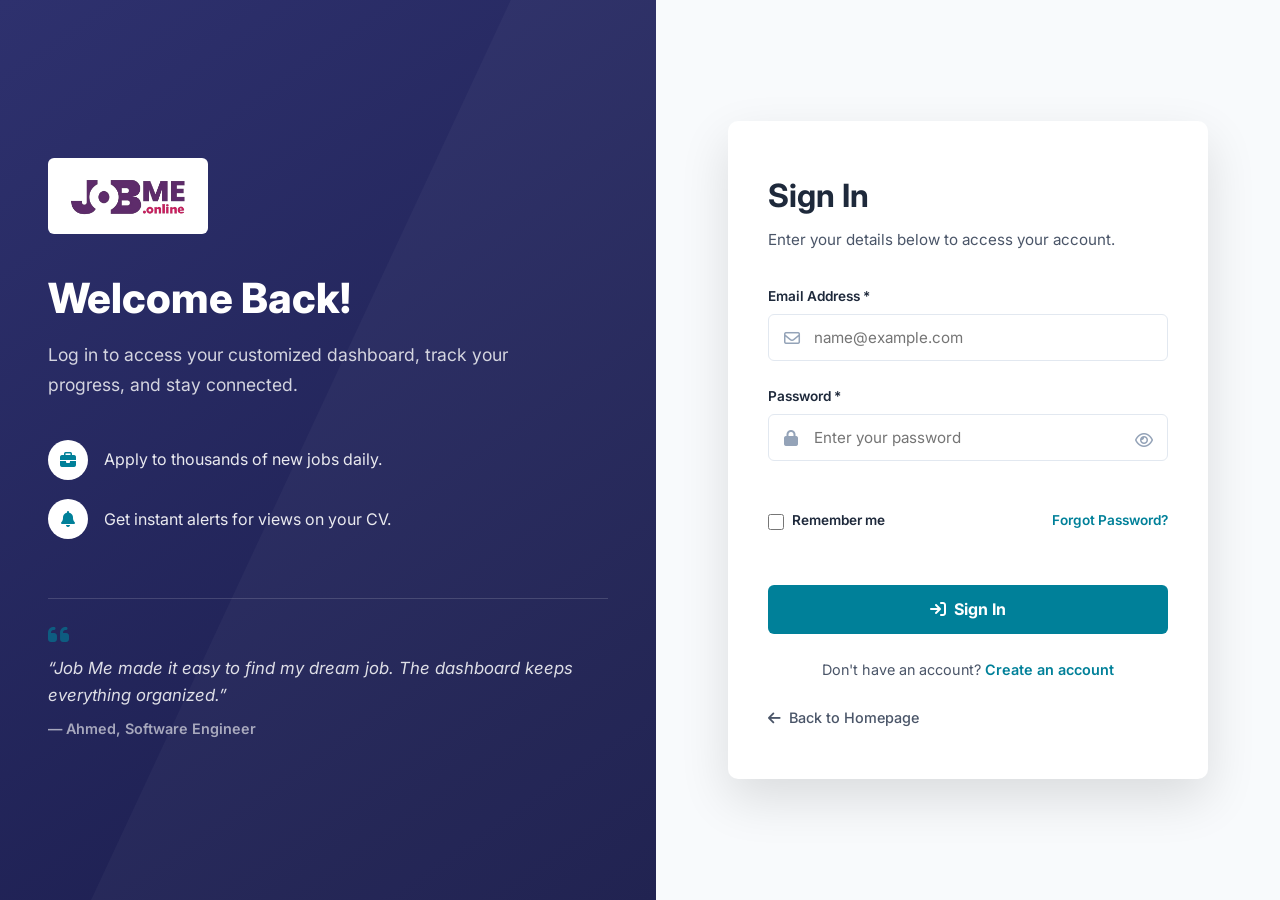
<file: signin.html>
<!doctype html>
<html lang="en" dir="ltr">
  <head>
    <meta charset="UTF-8" />
    <meta name="viewport" content="width=device-width, initial-scale=1.0" />
    <title>Sign In to Your Account - Job Me</title>
    <meta
      name="description"
      content="Log in to your Job Me account to manage your CV, apply for jobs, or manage your company job postings."
    />

    <!-- Preconnect for fonts -->
    <link rel="preconnect" href="https://fonts.googleapis.com" />
    <link rel="preconnect" href="https://fonts.gstatic.com" crossorigin />
    <link
      href="https://fonts.googleapis.com/css2?family=Inter:wght@400;500;600;700;800&display=swap"
      rel="stylesheet"
    />
    <link
      rel="stylesheet"
      href="https://cdnjs.cloudflare.com/ajax/libs/font-awesome/6.5.1/css/all.min.css"
    />

    <link rel="stylesheet" href="CSS/style.css" />
  </head>
  <body>
    <div class="signin-page-wrapper">
      <!-- ===== LEFT SIDE ===== -->
      <div class="signin-info-side">
        <a class="logo-box" href="index.html" aria-label="Job Me Home">
          <img
            src="image/rdiv-removebg-preview.png"
            alt="Job Me Logo"
            class="signin-logo"
            width="160"
            height="40"
          />
        </a>
        <h1>Welcome Back!</h1>
        <p class="info-description">
          Log in to access your customized dashboard, track your progress, and
          stay connected.
        </p>

        <div class="benefit-item">
          <i class="fa-solid fa-briefcase" aria-hidden="true"></i>
          <span>Apply to thousands of new jobs daily.</span>
        </div>
        <div class="benefit-item">
          <i class="fa-solid fa-bell" aria-hidden="true"></i>
          <span>Get instant alerts for views on your CV.</span>
        </div>

        <div class="signin-testimonial">
          <i class="fa-solid fa-quote-left" aria-hidden="true"></i>
          <p>
            “Job Me made it easy to find my dream job. The dashboard keeps
            everything organized.”
          </p>
          <span class="testimonial-author">— Ahmed, Software Engineer</span>
        </div>
      </div>

      <!-- ===== RIGHT SIDE (FORM) ===== -->
      <div class="signin-form-side">
        <div class="signin-card">
          <h2>Sign In</h2>
          <p class="subtitle">
            Enter your details below to access your account.
          </p>

          <form class="signin-form" id="signinForm" novalidate>
            <div class="input-group">
              <label for="signin-email">Email Address *</label>
              <div class="input-icon-wrapper">
                <i class="fa-regular fa-envelope" aria-hidden="true"></i>
                <input
                  type="email"
                  id="signin-email"
                  placeholder="name@example.com"
                  autocomplete="email"
                  required
                />
              </div>
              <span class="error-message" id="email-error"
                >Please enter a valid email address.</span
              >
            </div>

            <div class="input-group">
              <label for="signin-password">Password *</label>
              <div class="input-icon-wrapper">
                <i class="fa-solid fa-lock" aria-hidden="true"></i>
                <input
                  type="password"
                  id="signin-password"
                  placeholder="Enter your password"
                  required
                  autocomplete="current-password"
                />
                <button
                  type="button"
                  class="toggle-password"
                  aria-label="Toggle password visibility"
                  tabindex="0"
                >
                  <i class="fa-regular fa-eye" aria-hidden="true"></i>
                </button>
              </div>
              <span class="error-message" id="password-error"
                >Please enter your password.</span
              >
            </div>

            <div class="signin-options">
              <div class="form-checkbox">
                <input type="checkbox" id="remember-me" />
                <label for="remember-me">Remember me</label>
              </div>
              <a href="#" class="forgot-password-link">Forgot Password?</a>
            </div>

            <button type="submit" class="btn-signin-submit">
              <i
                class="fa-solid fa-arrow-right-to-bracket"
                aria-hidden="true"
              ></i>
              Sign In
            </button>
          </form>

          <p class="switch-page-text">
            Don't have an account? <a href="register.html">Create an account</a>
          </p>

          <a href="index.html" class="back-to-home">
            <i class="fa-solid fa-arrow-left" aria-hidden="true"></i> Back to
            Homepage
          </a>
        </div>
      </div>
    </div>

    <!-- Toast container -->
    <div id="toast-container" role="alert" aria-live="polite"></div>

    <script src="JS/main.js"></script>
  </body>
</html>
</file>
<file: CSS/style.css>
/* ===== VARIABLES ===== */
:root {
  --primary: #008099;
  --primary-dark: #00667a;
  --primary-light: #e6f7fa;
  --secondary: #2e316e;
  --secondary-dark: #1a1c4b;
  --text-dark: #1e293b;
  --text-muted: #4a5568;
  --text-light: #94a3b8;
  --bg-light: #f8fafc;
  --white: #ffffff;
  --shadow-sm: 0 2px 10px rgba(0, 0, 0, 0.05);
  --shadow-md: 0 10px 30px rgba(0, 0, 0, 0.08);
  --shadow-lg: 0 20px 50px rgba(0, 0, 0, 0.12);
  --radius: 10px;
  --transition: 0.3s cubic-bezier(0.4, 0, 0.2, 1);
  --font: "Inter", sans-serif;
  --max-width: 1200px;
}

/* ===== RESET & BASE ===== */
*,
*::before,
*::after {
  margin: 0;
  padding: 0;
  box-sizing: border-box;
}

html {
  scroll-behavior: smooth;
}

body {
  font-family: var(--font);
  background-color: var(--white);
  color: var(--text-dark);
  line-height: 1.7;
  -webkit-font-smoothing: antialiased;
  -moz-osx-font-smoothing: grayscale;
}

a {
  text-decoration: none;
  color: inherit;
}

ul {
  list-style: none;
}

img {
  max-width: 100%;
  height: auto;
  display: block;
}

.visually-hidden {
  position: absolute;
  width: 1px;
  height: 1px;
  padding: 0;
  margin: -1px;
  overflow: hidden;
  clip: rect(0, 0, 0, 0);
  border: 0;
}

.section-badge {
  display: inline-block;
  background: var(--primary-light);
  color: var(--primary);
  padding: 0.3rem 1.2rem;
  border-radius: 50px;
  font-size: 0.85rem;
  font-weight: 600;
  margin-bottom: 0.75rem;
  letter-spacing: 0.5px;
  text-transform: uppercase;
}

.section-badge.light {
  background: rgba(255, 255, 255, 0.15);
  color: var(--white);
}

/* ===== HEADER ===== */
.main-header {
  background: var(--white);
  box-shadow: var(--shadow-sm);
  position: sticky;
  top: 0;
  z-index: 1000;
  padding: 0.75rem 0;
  transition:
    box-shadow var(--transition),
    background var(--transition);
}

.main-header.scrolled {
  box-shadow: var(--shadow-md);
  background: rgba(255, 255, 255, 0.95);
  backdrop-filter: blur(10px);
}

.nav-container {
  display: flex;
  align-items: center;
  justify-content: space-between;
  max-width: var(--max-width);
  margin: 0 auto;
  padding: 0 1.5rem;
  gap: 1rem;
}

.logo-img {
  height: 45px;
  width: auto;
  transition: transform var(--transition);
}

.logo-img:hover {
  transform: scale(1.05);
}

.navbar {
  display: flex;
  align-items: center;
}

.nav-links {
  display: flex;
  gap: 2rem;
}

.nav-link {
  font-weight: 600;
  color: var(--text-muted);
  padding: 0.5rem 0;
  position: relative;
  transition: color var(--transition);
}

.nav-link::after {
  content: "";
  position: absolute;
  bottom: 0;
  left: 0;
  width: 0;
  height: 2px;
  background: var(--primary);
  transition: width var(--transition);
}

.nav-link:hover,
.nav-link.active {
  color: var(--primary);
}

.nav-link:hover::after,
.nav-link.active::after {
  width: 100%;
}

.menu-toggle {
  display: none;
  background: none;
  border: none;
  font-size: 1.5rem;
  color: var(--text-dark);
  cursor: pointer;
  padding: 0.25rem;
  transition: color var(--transition);
}

.menu-toggle:hover {
  color: var(--primary);
}

.auth-buttons {
  display: flex;
  align-items: center;
  gap: 0.75rem;
  flex-shrink: 0;
}

.btn-filled,
.btn-outline {
  padding: 0.6rem 1.5rem;
  border-radius: 6px;
  font-weight: 600;
  font-size: 0.95rem;
  transition: all var(--transition);
  font-family: var(--font);
  cursor: pointer;
  display: inline-flex;
  align-items: center;
  gap: 0.5rem;
}

.btn-filled {
  background: var(--primary);
  color: var(--white);
  border: none;
}

.btn-filled:hover {
  background: var(--primary-dark);
  transform: translateY(-2px);
  box-shadow: 0 6px 20px rgba(0, 128, 153, 0.3);
}

.btn-outline {
  background: transparent;
  color: var(--primary);
  border: 1.5px solid var(--primary);
}

.btn-outline:hover {
  background: var(--primary);
  color: var(--white);
  transform: translateY(-2px);
}

.lang-switch {
  font-weight: 700;
  color: var(--text-dark);
  cursor: pointer;
  padding: 0.25rem 0.5rem;
  border-radius: 4px;
  transition: background var(--transition);
  margin-left: 0.5rem;
  user-select: none;
}

.lang-switch:hover {
  background: var(--bg-light);
}

/* ===== HERO ===== */
#hero {
  position: relative;
  min-height: 100vh;
  display: flex;
  align-items: center;
  background: url("../image/hero.jpg") center/cover no-repeat;
}

.hero-overlay {
  position: absolute;
  inset: 0;
  background: linear-gradient(
    135deg,
    rgba(46, 49, 110, 0.9) 0%,
    rgba(2, 63, 75, 0.85) 100%
  );
  z-index: 1;
}

.hero-content {
  position: relative;
  z-index: 2;
  max-width: var(--max-width);
  margin: 0 auto;
  padding: 0 1.5rem;
  width: 100%;
  color: var(--white);
}

.hero-subtitle {
  font-size: 1.1rem;
  color: rgba(255, 255, 255, 0.7);
  letter-spacing: 2px;
  display: block;
  margin-bottom: 0.5rem;
  text-transform: uppercase;
}

.hero-title {
  font-size: clamp(2.2rem, 5vw, 3.6rem);
  font-weight: 800;
  max-width: 600px;
  line-height: 1.15;
  margin-bottom: 1.25rem;
}

.hero-description {
  font-size: 1.15rem;
  color: rgba(255, 255, 255, 0.85);
  max-width: 550px;
  line-height: 1.8;
  margin-bottom: 2rem;
}

.hero-actions {
  display: flex;
  gap: 1rem;
  flex-wrap: wrap;
}

.btn-hero-primary,
.btn-hero-secondary {
  padding: 0.85rem 2.2rem;
  border-radius: 50px;
  font-weight: 700;
  font-size: 1rem;
  transition: all var(--transition);
  font-family: var(--font);
  display: inline-flex;
  align-items: center;
  gap: 0.5rem;
  cursor: pointer;
  border: none;
}

.btn-hero-primary {
  background: var(--primary);
  color: var(--white);
}

.btn-hero-primary:hover {
  background: var(--primary-dark);
  transform: translateY(-3px);
  box-shadow: 0 10px 30px rgba(0, 128, 153, 0.4);
}

.btn-hero-secondary {
  background: transparent;
  color: var(--white);
  border: 2px solid rgba(255, 255, 255, 0.3);
}

.btn-hero-secondary:hover {
  background: rgba(255, 255, 255, 0.1);
  border-color: var(--white);
  transform: translateY(-3px);
}

/* ===== ABOUT ===== */
#about-us {
  padding: 5rem 0;
  background: var(--white);
}

.about-container {
  display: grid;
  grid-template-columns: 1fr 1fr;
  align-items: center;
  max-width: var(--max-width);
  margin: 0 auto;
  padding: 0 1.5rem;
  gap: 2rem;
}

.about-card {
  background: var(--white);
  padding: 2.5rem;
  border-radius: var(--radius);
  box-shadow: var(--shadow-md);
  border-left: 5px solid var(--primary);
  border-top: 5px solid var(--primary);
  position: relative;
  z-index: 2;
}

.about-title {
  font-size: 2rem;
  font-weight: 800;
  color: var(--text-dark);
  margin-bottom: 1.25rem;
}

.about-text p {
  font-size: 0.95rem;
  color: var(--text-muted);
  line-height: 1.8;
  margin-bottom: 1rem;
}

.about-text p:last-child {
  margin-bottom: 0;
}

.about-stats {
  display: flex;
  gap: 2rem;
  margin-top: 2rem;
  padding-top: 1.5rem;
  border-top: 1px solid #e2e8f0;
}

.stat-item {
  text-align: center;
}

.stat-number {
  display: block;
  font-size: 1.8rem;
  font-weight: 800;
  color: var(--primary);
  transition: all var(--transition);
}

.stat-label {
  font-size: 0.85rem;
  color: var(--text-muted);
}

.about-image-box {
  position: relative;
  border-radius: var(--radius);
  overflow: hidden;
  box-shadow: var(--shadow-md);
}

.about-img {
  width: 100%;
  height: 100%;
  object-fit: cover;
  min-height: 300px;
  transition: transform var(--transition);
}

.about-img:hover {
  transform: scale(1.02);
}

/* ===== SERVICES ===== */
#services {
  padding: 5rem 0;
  background: var(--bg-light);
}

.services-container {
  max-width: var(--max-width);
  margin: 0 auto;
  padding: 0 1.5rem;
}

.services-header {
  text-align: center;
  margin-bottom: 3rem;
}

.services-main-title {
  font-size: 2.25rem;
  font-weight: 800;
  color: var(--text-dark);
}

.services-subtitle {
  color: var(--text-muted);
  font-size: 1.05rem;
  margin-top: 0.25rem;
}

.cards-flex-wrapper {
  display: flex;
  gap: 2rem;
  justify-content: center;
  flex-wrap: wrap;
}

.service-card {
  background: var(--white);
  border-radius: var(--radius);
  box-shadow: var(--shadow-sm);
  padding: 2.5rem;
  flex: 1;
  min-width: 280px;
  max-width: 540px;
  display: flex;
  flex-direction: column;
  transition: all var(--transition);
  border: 1px solid transparent;
}

.service-card:hover {
  transform: translateY(-6px);
  box-shadow: var(--shadow-lg);
  border-color: var(--primary-light);
}

.service-card.featured {
  border-color: var(--primary);
  background: linear-gradient(to bottom, var(--white), var(--primary-light));
}

.card-header-flex {
  display: flex;
  justify-content: space-between;
  align-items: flex-start;
  gap: 1rem;
}

.header-text h3 {
  font-size: 1.4rem;
  color: var(--primary);
  font-weight: 700;
  margin-bottom: 0.25rem;
}

.header-text p {
  font-size: 0.9rem;
  color: var(--text-muted);
}

.card-price {
  font-size: 1.6rem;
  font-weight: 800;
  color: var(--primary);
  white-space: nowrap;
}

.card-divider {
  border: 0;
  border-top: 1px solid #e2e8f0;
  margin: 1.5rem 0;
}

.features-list {
  flex-grow: 1;
  margin-bottom: 1.5rem;
}

.features-list li {
  font-size: 0.95rem;
  color: var(--text-muted);
  display: flex;
  align-items: flex-start;
  gap: 0.75rem;
  margin-bottom: 1rem;
  line-height: 1.6;
}

.check-icon {
  color: var(--primary);
  font-size: 1rem;
  margin-top: 0.2rem;
  flex-shrink: 0;
}

.card-action {
  margin-top: auto;
}

.btn-service {
  display: inline-block;
  background: var(--primary);
  color: var(--white);
  padding: 0.7rem 2.2rem;
  border-radius: 6px;
  font-weight: 700;
  font-size: 1rem;
  transition: all var(--transition);
  font-family: var(--font);
  border: none;
  cursor: pointer;
}

.btn-service:hover {
  background: var(--primary-dark);
  transform: translateY(-2px);
  box-shadow: 0 6px 20px rgba(0, 128, 153, 0.3);
}

/* ===== RATINGS ===== */
#ratings {
  padding: 5rem 0;
  background: var(--white);
}

.ratings-container {
  max-width: var(--max-width);
  margin: 0 auto;
  padding: 0 1.5rem;
}

.ratings-header {
  text-align: center;
  margin-bottom: 3rem;
}

.ratings-main-title {
  font-size: 2.25rem;
  font-weight: 800;
  color: var(--text-dark);
}

.reviews-static-row {
  display: flex;
  gap: 1.5rem;
  justify-content: space-between;
  flex-wrap: wrap;
}

.review-card {
  background: var(--white);
  border: 1px solid #e2e8f0;
  border-radius: var(--radius);
  padding: 1.75rem;
  flex: 1;
  min-width: 260px;
  transition: all var(--transition);
}

.review-card:hover {
  box-shadow: var(--shadow-md);
  border-color: var(--primary-light);
  transform: translateY(-4px);
}

.stars-row {
  display: flex;
  align-items: center;
  gap: 0.5rem;
  margin-bottom: 1rem;
}

.stars {
  color: #ffb13b;
  font-size: 1rem;
}

.rating-num {
  color: var(--text-muted);
  font-weight: 600;
  font-size: 0.9rem;
}

.review-comment {
  font-size: 0.95rem;
  color: var(--text-dark);
  line-height: 1.7;
  margin-bottom: 1.25rem;
}

.user-info {
  display: flex;
  align-items: center;
  gap: 0.75rem;
}

.user-avatar {
  width: 44px;
  height: 44px;
  border-radius: 50%;
  object-fit: cover;
}

.user-meta h4 {
  font-size: 0.95rem;
  font-weight: 700;
  color: var(--text-dark);
  margin: 0;
}

.review-date {
  font-size: 0.8rem;
  color: var(--text-light);
}

.static-dots {
  display: flex;
  justify-content: center;
  gap: 0.5rem;
  margin: 2.5rem 0;
}

.dot {
  width: 30px;
  height: 6px;
  border-radius: 3px;
  background: #cbd5e1;
  transition: all var(--transition);
  cursor: pointer;
}

.dot.active {
  background: var(--primary);
  width: 40px;
}

.write-review-wrapper {
  text-align: center;
}

.btn-write-review {
  display: inline-flex;
  align-items: center;
  gap: 0.5rem;
  background: var(--primary);
  color: var(--white);
  padding: 0.7rem 2.2rem;
  border-radius: 50px;
  font-weight: 700;
  font-size: 1rem;
  transition: all var(--transition);
  font-family: var(--font);
  border: none;
  cursor: pointer;
}

.btn-write-review:hover {
  background: var(--primary-dark);
  transform: translateY(-3px);
  box-shadow: 0 8px 25px rgba(0, 128, 153, 0.35);
}

/* ===== CONTACT ===== */
#contact {
  background: var(--secondary);
  padding: 4rem 0 0;
  position: relative;
}

.contact-container {
  max-width: var(--max-width);
  margin: 0 auto;
  padding: 0 1.5rem;
  display: flex;
  justify-content: space-between;
  align-items: flex-start;
  gap: 3rem;
}

.contact-info-side {
  flex: 1;
  color: var(--white);
  max-width: 450px;
  padding-top: 1.5rem;
}

.contact-title {
  font-size: 2.25rem;
  font-weight: 800;
  margin-bottom: 1rem;
}

.contact-desc {
  font-size: 1.05rem;
  color: rgba(255, 255, 255, 0.8);
  line-height: 1.8;
  margin-bottom: 2rem;
}

.contact-details {
  display: flex;
  flex-direction: column;
  gap: 1rem;
}

.contact-item {
  display: flex;
  align-items: center;
  gap: 0.75rem;
  font-size: 1rem;
  color: rgba(255, 255, 255, 0.85);
}

.contact-item i {
  font-size: 1.2rem;
  color: var(--primary);
  width: 1.5rem;
}

.contact-form-wrapper {
  flex: 1;
  max-width: 550px;
  background: var(--white);
  padding: 2.5rem;
  border-radius: var(--radius);
  box-shadow: var(--shadow-lg);
  margin-bottom: -6rem;
  position: relative;
  z-index: 10;
}

.contact-form .input-group {
  margin-bottom: 1.25rem;
}

.contact-form input,
.contact-form textarea {
  width: 100%;
  padding: 0.8rem 1rem;
  border: 1.5px solid #e2e8f0;
  border-radius: 6px;
  font-family: var(--font);
  font-size: 0.95rem;
  color: var(--text-dark);
  transition: all var(--transition);
  background: var(--white);
}

.contact-form input:focus,
.contact-form textarea:focus {
  outline: none;
  border-color: var(--primary);
  box-shadow: 0 0 0 3px rgba(0, 128, 153, 0.15);
}

.contact-form textarea {
  resize: vertical;
  min-height: 100px;
}

.form-action {
  margin-top: 0.5rem;
}

.btn-send {
  display: inline-flex;
  align-items: center;
  gap: 0.5rem;
  background: var(--primary);
  color: var(--white);
  border: none;
  padding: 0.8rem 2.5rem;
  border-radius: 6px;
  font-weight: 700;
  font-size: 1rem;
  cursor: pointer;
  transition: all var(--transition);
  font-family: var(--font);
}

.btn-send:hover {
  background: var(--primary-dark);
  transform: translateY(-2px);
  box-shadow: 0 6px 20px rgba(0, 128, 153, 0.3);
}

.contact-spacer {
  height: 6rem;
  background: var(--white);
}

/* ===== FOOTER ===== */
.main-footer {
  background: var(--secondary);
  color: var(--white);
  padding-top: 5rem;
}

.footer-container {
  max-width: var(--max-width);
  margin: 0 auto;
  padding: 0 1.5rem;
  display: flex;
  justify-content: space-between;
  align-items: flex-start;
  flex-wrap: wrap;
  gap: 2.5rem;
}

.footer-column {
  flex: 1;
  min-width: 180px;
}

.footer-brand-side {
  max-width: 320px;
}

.footer-logo-box {
  background: var(--white);
  padding: 0.6rem 1rem;
  border-radius: 6px;
  display: inline-block;
  margin-bottom: 1.25rem;
}

.footer-logo {
  height: 40px;
  width: auto;
}

.footer-brand-desc {
  font-size: 0.95rem;
  color: rgba(255, 255, 255, 0.75);
  line-height: 1.8;
  margin-bottom: 1.5rem;
}

.footer-socials {
  display: flex;
  gap: 1rem;
}

.social-icon {
  display: inline-flex;
  align-items: center;
  justify-content: center;
  width: 40px;
  height: 40px;
  border-radius: 50%;
  background: rgba(255, 255, 255, 0.08);
  color: var(--white);
  font-size: 1.1rem;
  transition: all var(--transition);
}

.social-icon:hover {
  background: var(--primary);
  transform: translateY(-3px);
  color: var(--white);
}

.footer-title {
  display: block;
  font-size: 1.1rem;
  font-weight: 700;
  margin-bottom: 1.25rem;
  color: var(--white);
}

.footer-links li {
  margin-bottom: 0.75rem;
}

.footer-links a {
  color: rgba(255, 255, 255, 0.7);
  font-size: 0.95rem;
  transition: all var(--transition);
}

.footer-links a:hover {
  color: var(--primary);
  padding-left: 0.25rem;
}

.footer-email,
.footer-phone {
  color: rgba(255, 255, 255, 0.7);
  font-size: 0.95rem;
  margin-bottom: 0.5rem;
}

.footer-bottom {
  border-top: 1px solid rgba(255, 255, 255, 0.08);
  padding: 1.5rem 0;
  margin-top: 3rem;
}

.footer-bottom .footer-container {
  display: flex;
  justify-content: space-between;
  align-items: center;
  flex-wrap: wrap;
  gap: 1rem;
}

.footer-copy {
  font-size: 0.9rem;
  color: rgba(255, 255, 255, 0.6);
}

.footer-copy strong {
  color: var(--white);
}

.footer-legal {
  display: flex;
  gap: 1.5rem;
}

.footer-legal a {
  font-size: 0.9rem;
  color: rgba(255, 255, 255, 0.6);
  transition: color var(--transition);
}

.footer-legal a:hover {
  color: var(--white);
}

/* ===== TOAST ===== */
#toast-container {
  position: fixed;
  top: 1.5rem;
  right: 1.5rem;
  z-index: 9999;
  display: flex;
  flex-direction: column;
  gap: 0.75rem;
  max-width: 350px;
}

.toast {
  padding: 0.9rem 1.2rem;
  border-radius: 8px;
  color: var(--white);
  font-weight: 500;
  font-size: 0.95rem;
  box-shadow: var(--shadow-lg);
  animation: slideInRight 0.4s ease;
  display: flex;
  align-items: center;
  gap: 0.75rem;
}

.toast.success {
  background: var(--primary);
}

.toast.error {
  background: #e53e3e;
}

.toast i {
  font-size: 1.2rem;
}

@keyframes slideInRight {
  from {
    opacity: 0;
    transform: translateX(30px);
  }
  to {
    opacity: 1;
    transform: translateX(0);
  }
}

/* ===================================================
   REGISTER PAGE STYLES
   =================================================== */
.register-page-wrapper {
  display: flex;
  min-height: 100vh;
  background-color: var(--bg-light);
}

/* ---- LEFT SIDE (INFO) ---- */
.register-info-side {
  flex: 1;
  background: linear-gradient(
    145deg,
    var(--secondary) 0%,
    var(--secondary-dark) 100%
  );
  color: var(--white);
  padding: 4rem 3rem;
  display: flex;
  flex-direction: column;
  justify-content: center;
  position: relative;
  overflow: hidden;
}

.register-info-side::after {
  content: "";
  position: absolute;
  top: -50%;
  right: -30%;
  width: 80%;
  height: 200%;
  background: rgba(255, 255, 255, 0.03);
  transform: rotate(25deg);
  pointer-events: none;
}

.register-info-side .logo-box {
  display: inline-block;
  margin-bottom: 2.5rem;
  position: relative;
  z-index: 1;
}

.register-logo {
  max-width: 160px;
  background: var(--white);
  padding: 0.4rem 1rem;
  border-radius: 6px;
  display: block;
}

.register-info-side h1 {
  font-size: 2.6rem;
  font-weight: 800;
  margin-bottom: 1rem;
  line-height: 1.2;
  position: relative;
  z-index: 1;
}

.register-info-side .info-description {
  font-size: 1.1rem;
  color: rgba(255, 255, 255, 0.8);
  line-height: 1.7;
  margin-bottom: 2.5rem;
  max-width: 90%;
  position: relative;
  z-index: 1;
}

.benefit-item {
  display: flex;
  align-items: center;
  gap: 1rem;
  margin-bottom: 1.2rem;
  font-size: 1rem;
  color: rgba(255, 255, 255, 0.9);
  position: relative;
  z-index: 1;
}

.benefit-item i {
  background: rgba(255, 255, 255, 0.12);
  padding: 0.6rem;
  border-radius: 50%;
  font-size: 1rem;
  width: 2.5rem;
  height: 2.5rem;
  display: flex;
  align-items: center;
  justify-content: center;
  color: var(--primary);
  background: var(--white);
  flex-shrink: 0;
}

.register-testimonial {
  margin-top: 2.5rem;
  padding-top: 1.5rem;
  border-top: 1px solid rgba(255, 255, 255, 0.15);
  position: relative;
  z-index: 1;
}

.register-testimonial i {
  font-size: 1.5rem;
  color: var(--primary);
  opacity: 0.6;
  margin-bottom: 0.5rem;
}

.register-testimonial p {
  font-size: 1.05rem;
  font-style: italic;
  color: rgba(255, 255, 255, 0.85);
  line-height: 1.6;
}

.register-testimonial .testimonial-author {
  display: block;
  margin-top: 0.5rem;
  font-size: 0.9rem;
  font-weight: 600;
  color: rgba(255, 255, 255, 0.6);
}

/* ---- RIGHT SIDE (FORM) ---- */
.register-form-side {
  flex: 1;
  display: flex;
  align-items: center;
  justify-content: center;
  padding: 3rem 2rem;
  background: var(--bg-light);
}

.register-card {
  background: var(--white);
  padding: 3rem 2.5rem;
  border-radius: var(--radius);
  box-shadow: var(--shadow-lg);
  width: 100%;
  max-width: 520px;
  transition: all var(--transition);
}

.register-card h2 {
  font-size: 1.8rem;
  font-weight: 700;
  color: var(--text-dark);
  margin-bottom: 0.25rem;
}

.register-card .subtitle {
  font-size: 0.95rem;
  color: var(--text-muted);
  margin-bottom: 2rem;
}

.register-card .input-group {
  margin-bottom: 1.25rem;
  display: flex;
  flex-direction: column;
  gap: 0.4rem;
}

.register-card label {
  font-size: 0.85rem;
  font-weight: 600;
  color: var(--text-dark);
}

.input-icon-wrapper {
  position: relative;
  display: flex;
  align-items: center;
}

.input-icon-wrapper i:first-child {
  position: absolute;
  left: 1rem;
  color: var(--text-light);
  font-size: 1rem;
  pointer-events: none;
  transition: color var(--transition);
}

.input-icon-wrapper input,
.input-icon-wrapper select {
  width: 100%;
  padding: 0.8rem 1rem 0.8rem 2.8rem;
  border: 1.5px solid #e2e8f0;
  border-radius: 6px;
  font-family: var(--font);
  font-size: 0.95rem;
  color: var(--text-dark);
  background: var(--white);
  transition: all var(--transition);
  appearance: none;
  -webkit-appearance: none;
}

.input-icon-wrapper select {
  background-image: url("data:image/svg+xml,%3Csvg xmlns='http://www.w3.org/2000/svg' width='12' height='8' viewBox='0 0 12 8'%3E%3Cpath d='M1 1l5 5 5-5' stroke='%2394a3b8' stroke-width='1.5' fill='none' stroke-linecap='round'/%3E%3C/svg%3E");
  background-repeat: no-repeat;
  background-position: right 1rem center;
  padding-right: 2.5rem;
}

.input-icon-wrapper input:focus,
.input-icon-wrapper select:focus {
  outline: none;
  border-color: var(--primary);
  box-shadow: 0 0 0 3px rgba(0, 128, 153, 0.15);
}

.input-icon-wrapper input:focus ~ i:first-child,
.input-icon-wrapper select:focus ~ i:first-child {
  color: var(--primary);
}

.input-icon-wrapper input.error,
.input-icon-wrapper select.error {
  border-color: #e53e3e;
}

.input-icon-wrapper input.error:focus,
.input-icon-wrapper select.error:focus {
  box-shadow: 0 0 0 3px rgba(229, 62, 62, 0.15);
}

.error-message {
  font-size: 0.8rem;
  color: #e53e3e;
  display: none;
  margin-top: 0.2rem;
}

/* Toggle password */
.toggle-password {
  position: absolute;
  right: 40px;
  top: 14px;
  cursor: pointer;
  color: var(--text-light);
  transition: color var(--transition);
  background: none;
  border: none;
  font-size: 1rem;
  padding: 0.25rem;
}

.toggle-password:hover {
  color: var(--text-dark);
}

/* Checkbox */
.form-checkbox {
  display: flex;
  align-items: flex-start;
  gap: 0.6rem;
  margin: 1.5rem 0;
  font-size: 0.85rem;
  color: var(--text-muted);
  flex-wrap: wrap;
}

.form-checkbox input[type="checkbox"] {
  margin-top: 0.2rem;
  accent-color: var(--primary);
  width: 1.1rem;
  height: 1.1rem;
  flex-shrink: 0;
  cursor: pointer;
}

.form-checkbox input[type="checkbox"].error {
  outline: 2px solid #e53e3e;
  outline-offset: 2px;
}

.form-checkbox a {
  color: var(--primary);
  text-decoration: none;
  font-weight: 600;
}

.form-checkbox a:hover {
  text-decoration: underline;
}

.form-checkbox .error-message {
  width: 100%;
  margin-left: 1.8rem;
}

/* Submit button */
.btn-register-submit {
  width: 100%;
  padding: 0.9rem;
  font-size: 1rem;
  font-weight: 700;
  background: var(--primary);
  color: var(--white);
  border: none;
  border-radius: 6px;
  cursor: pointer;
  transition: all var(--transition);
  display: inline-flex;
  align-items: center;
  justify-content: center;
  gap: 0.5rem;
  font-family: var(--font);
}

.btn-register-submit:hover {
  background: var(--primary-dark);
  transform: translateY(-2px);
  box-shadow: 0 6px 20px rgba(0, 128, 153, 0.3);
}

.btn-register-submit:active {
  transform: translateY(0);
}

/* Back link */
.back-to-home {
  display: inline-flex;
  align-items: center;
  gap: 0.5rem;
  margin-top: 1.5rem;
  color: var(--text-muted);
  text-decoration: none;
  font-size: 0.9rem;
  font-weight: 500;
  transition: all var(--transition);
}

.back-to-home:hover {
  color: var(--primary);
  transform: translateX(-4px);
}

/* ===================================================
   RESPONSIVE
   =================================================== */
@media (max-width: 992px) {
  .about-container {
    grid-template-columns: 1fr;
  }

  .about-image-box {
    order: -1;
  }

  .about-img {
    min-height: 250px;
    border-radius: var(--radius);
  }

  .contact-container {
    flex-direction: column;
  }

  .contact-form-wrapper {
    margin-bottom: 0;
    max-width: 100%;
    width: 100%;
  }

  .contact-spacer {
    display: none;
  }

  #contact {
    padding-bottom: 3rem;
  }

  .register-page-wrapper {
    flex-direction: column;
  }

  .register-info-side {
    padding: 3rem 2rem;
    text-align: center;
  }

  .register-info-side .info-description {
    max-width: 100%;
  }

  .benefit-item {
    justify-content: center;
  }

  .register-testimonial {
    text-align: center;
  }

  .register-form-side {
    padding: 2rem 1rem;
  }

  .register-card {
    padding: 2rem 1.5rem;
  }
}

@media (max-width: 768px) {
  .nav-links {
    display: none;
    flex-direction: column;
    position: absolute;
    top: 100%;
    left: 0;
    right: 0;
    background: var(--white);
    padding: 1.5rem;
    box-shadow: var(--shadow-md);
    gap: 1rem;
    border-radius: 0 0 var(--radius) var(--radius);
  }

  .nav-links.open {
    display: flex;
  }

  .menu-toggle {
    display: block;
  }

  .auth-buttons .btn-outline {
    display: none;
  }

  .hero-title {
    font-size: 2rem;
  }

  .hero-actions {
    flex-direction: column;
    align-items: flex-start;
  }

  .btn-hero-primary,
  .btn-hero-secondary {
    width: 100%;
    justify-content: center;
  }

  .services-main-title,
  .ratings-main-title,
  .contact-title,
  .about-title {
    font-size: 1.8rem;
  }

  .about-stats {
    flex-direction: column;
    gap: 1rem;
  }

  .reviews-static-row {
    flex-direction: column;
  }

  .footer-container {
    flex-direction: column;
    gap: 2rem;
  }

  .footer-bottom .footer-container {
    flex-direction: column;
    text-align: center;
  }
}

@media (max-width: 480px) {
  .nav-container {
    flex-wrap: wrap;
    gap: 0.5rem;
  }

  .auth-buttons {
    gap: 0.5rem;
  }

  .btn-filled {
    padding: 0.4rem 1rem;
    font-size: 0.85rem;
  }

  .lang-switch {
    font-size: 0.85rem;
  }

  .service-card {
    padding: 1.5rem;
  }

  .card-header-flex {
    flex-direction: column;
  }

  .contact-form-wrapper {
    padding: 1.5rem;
  }

  .footer-brand-side {
    max-width: 100%;
  }

  .register-info-side h1 {
    font-size: 2rem;
  }

  .register-card h2 {
    font-size: 1.5rem;
  }

  .input-icon-wrapper input,
  .input-icon-wrapper select {
    padding-left: 2.4rem;
    font-size: 0.9rem;
  }

  .btn-register-submit {
    font-size: 0.95rem;
    padding: 0.8rem;
  }

  #toast-container {
    left: 1rem;
    right: 1rem;
    max-width: none;
  }
}
/**/
/* ===================================================
   SIGN IN PAGE STYLES
   =================================================== */

.signin-page-wrapper {
  display: flex;
  min-height: 100vh;
  background-color: var(--bg-light);
}

/* ---- LEFT SIDE (INFO) ---- */
.signin-info-side {
  flex: 1;
  background: linear-gradient(
    145deg,
    var(--secondary) 0%,
    var(--secondary-dark) 100%
  );
  color: var(--white);
  padding: 4rem 3rem;
  display: flex;
  flex-direction: column;
  justify-content: center;
  position: relative;
  overflow: hidden;
}

.signin-info-side::after {
  content: "";
  position: absolute;
  top: -50%;
  right: -30%;
  width: 80%;
  height: 200%;
  background: rgba(255, 255, 255, 0.03);
  transform: rotate(25deg);
  pointer-events: none;
}

.signin-info-side .logo-box {
  display: inline-block;
  margin-bottom: 2.5rem;
  position: relative;
  z-index: 1;
}

.signin-logo {
  max-width: 160px;
  background: var(--white);
  padding: 0.4rem 1rem;
  border-radius: 6px;
  display: block;
}

.signin-info-side h1 {
  font-size: 2.6rem;
  font-weight: 800;
  margin-bottom: 1rem;
  line-height: 1.2;
  position: relative;
  z-index: 1;
}

.signin-info-side .info-description {
  font-size: 1.1rem;
  color: rgba(255, 255, 255, 0.8);
  line-height: 1.7;
  margin-bottom: 2.5rem;
  max-width: 90%;
  position: relative;
  z-index: 1;
}

.signin-info-side .benefit-item {
  display: flex;
  align-items: center;
  gap: 1rem;
  margin-bottom: 1.2rem;
  font-size: 1rem;
  color: rgba(255, 255, 255, 0.9);
  position: relative;
  z-index: 1;
}

.signin-info-side .benefit-item i {
  background: rgba(255, 255, 255, 0.12);
  padding: 0.6rem;
  border-radius: 50%;
  font-size: 1rem;
  width: 2.5rem;
  height: 2.5rem;
  display: flex;
  align-items: center;
  justify-content: center;
  color: var(--primary);
  background: var(--white);
  flex-shrink: 0;
}

.signin-testimonial {
  margin-top: 2.5rem;
  padding-top: 1.5rem;
  border-top: 1px solid rgba(255, 255, 255, 0.15);
  position: relative;
  z-index: 1;
}

.signin-testimonial i {
  font-size: 1.5rem;
  color: var(--primary);
  opacity: 0.6;
  margin-bottom: 0.5rem;
}

.signin-testimonial p {
  font-size: 1.05rem;
  font-style: italic;
  color: rgba(255, 255, 255, 0.85);
  line-height: 1.6;
}

.signin-testimonial .testimonial-author {
  display: block;
  margin-top: 0.5rem;
  font-size: 0.9rem;
  font-weight: 600;
  color: rgba(255, 255, 255, 0.6);
}

/* ---- RIGHT SIDE (FORM) ---- */
.signin-form-side {
  flex: 1;
  display: flex;
  align-items: center;
  justify-content: center;
  padding: 3rem 2rem;
  background: var(--bg-light);
}

.signin-card {
  background: var(--white);
  padding: 3rem 2.5rem;
  border-radius: var(--radius);
  box-shadow: var(--shadow-lg);
  width: 100%;
  max-width: 480px;
  transition: all var(--transition);
}

.signin-card h2 {
  font-size: 2rem;
  font-weight: 700;
  color: var(--text-dark);
  margin-bottom: 0.25rem;
}

.signin-card .subtitle {
  font-size: 0.95rem;
  color: var(--text-muted);
  margin-bottom: 2rem;
}

.signin-card .input-group {
  margin-bottom: 1.5rem;
  display: flex;
  flex-direction: column;
  gap: 0.4rem;
}

.signin-card label {
  font-size: 0.85rem;
  font-weight: 600;
  color: var(--text-dark);
}

/* Reuse .input-icon-wrapper from register styles */
.signin-card .input-icon-wrapper {
  position: relative;
  display: flex;
  align-items: center;
}

.signin-card .input-icon-wrapper i:first-child {
  position: absolute;
  left: 1rem;
  color: var(--text-light);
  font-size: 1rem;
  pointer-events: none;
  transition: color var(--transition);
}

.signin-card .input-icon-wrapper input {
  width: 100%;
  padding: 0.8rem 1rem 0.8rem 2.8rem;
  border: 1.5px solid #e2e8f0;
  border-radius: 6px;
  font-family: var(--font);
  font-size: 0.95rem;
  color: var(--text-dark);
  background: var(--white);
  transition: all var(--transition);
}

.signin-card .input-icon-wrapper input:focus {
  outline: none;
  border-color: var(--primary);
  box-shadow: 0 0 0 3px rgba(0, 128, 153, 0.15);
}

.signin-card .input-icon-wrapper input:focus ~ i:first-child {
  color: var(--primary);
}

.signin-card .input-icon-wrapper input.error {
  border-color: #e53e3e;
}

.signin-card .input-icon-wrapper input.error:focus {
  box-shadow: 0 0 0 3px rgba(229, 62, 62, 0.15);
}

/* Toggle password inside signin */
.signin-card .toggle-password {
  position: absolute;
  right: 41px;
  top: 14px;
  cursor: pointer;
  color: var(--text-light);
  transition: color var(--transition);
  background: none;
  border: none;
  font-size: 1rem;
  padding: 0.25rem;
}

.signin-card .toggle-password:hover {
  color: var(--text-dark);
}

/* Error messages */
.signin-card .error-message {
  font-size: 0.8rem;
  color: #e53e3e;
  display: none;
  margin-top: 0.2rem;
}

/* Options row */
.signin-options {
  display: flex;
  justify-content: space-between;
  align-items: center;
  margin: 1.5rem 0 1.8rem;
  font-size: 0.85rem;
}

.signin-options .form-checkbox {
  display: flex;
  align-items: center;
  gap: 0.5rem;
  color: var(--text-muted);
}

.signin-options .form-checkbox input[type="checkbox"] {
  accent-color: var(--primary);
  width: 1rem;
  height: 1rem;
  cursor: pointer;
}

.forgot-password-link {
  color: var(--primary);
  text-decoration: none;
  font-weight: 600;
  transition: color var(--transition);
}

.forgot-password-link:hover {
  color: var(--primary-dark);
  text-decoration: underline;
}

/* Submit button */
.btn-signin-submit {
  width: 100%;
  padding: 0.9rem;
  font-size: 1rem;
  font-weight: 700;
  background: var(--primary);
  color: var(--white);
  border: none;
  border-radius: 6px;
  cursor: pointer;
  transition: all var(--transition);
  display: inline-flex;
  align-items: center;
  justify-content: center;
  gap: 0.5rem;
  font-family: var(--font);
}

.btn-signin-submit:hover {
  background: var(--primary-dark);
  transform: translateY(-2px);
  box-shadow: 0 6px 20px rgba(0, 128, 153, 0.3);
}

.btn-signin-submit:active {
  transform: scale(0.98);
}

/* Switch page text */
.switch-page-text {
  text-align: center;
  margin-top: 1.5rem;
  font-size: 0.9rem;
  color: var(--text-muted);
}

.switch-page-text a {
  color: var(--primary);
  text-decoration: none;
  font-weight: 600;
}

.switch-page-text a:hover {
  text-decoration: underline;
}

/* Back link */
.signin-card .back-to-home {
  display: inline-flex;
  align-items: center;
  gap: 0.5rem;
  margin-top: 1.5rem;
  color: var(--text-muted);
  text-decoration: none;
  font-size: 0.9rem;
  font-weight: 500;
  transition: all var(--transition);
}

.signin-card .back-to-home:hover {
  color: var(--primary);
  transform: translateX(-4px);
}

/* ---- RESPONSIVE ---- */
@media (max-width: 992px) {
  .signin-page-wrapper {
    flex-direction: column;
  }

  .signin-info-side {
    padding: 3rem 2rem;
    text-align: center;
    align-items: center;
  }

  .signin-info-side .info-description {
    max-width: 100%;
  }

  .signin-info-side .benefit-item {
    justify-content: center;
  }

  .signin-testimonial {
    text-align: center;
  }

  .signin-form-side {
    padding: 2rem 1rem;
  }

  .signin-card {
    padding: 2rem 1.5rem;
  }
}

@media (max-width: 480px) {
  .signin-info-side h1 {
    font-size: 2rem;
  }

  .signin-card h2 {
    font-size: 1.6rem;
  }

  .signin-options {
    flex-direction: column;
    gap: 0.75rem;
    align-items: flex-start;
  }

  .btn-signin-submit {
    font-size: 0.95rem;
    padding: 0.8rem;
  }
}
/*/
/* ===================================================
   CV BUILDER PAGE STYLES
   =================================================== */

/* --- Base --- */
.cv-builder-body {
  background-color: #f1f3f5;
  min-height: 100vh;
  display: flex;
  flex-direction: column;
  overflow-x: hidden;
}

/* --- Header --- */
.cv-builder-header {
  background-color: var(--white, #ffffff);
  border-bottom: 1px solid #e3e6e8;
  padding: 0.75rem 2rem;
  display: flex;
  justify-content: space-between;
  align-items: center;
  position: sticky;
  top: 0;
  z-index: 1000;
  min-height: 65px;
  flex-wrap: wrap;
  gap: 0.5rem;
}

.cv-builder-header .header-left,
.cv-builder-header .header-right {
  display: flex;
  align-items: center;
  gap: 1rem;
}

.cv-back-home {
  color: #495057;
  text-decoration: none;
  font-weight: 600;
  font-size: 0.9rem;
  transition: color var(--transition, 0.3s ease);
  display: inline-flex;
  align-items: center;
  gap: 0.4rem;
}

.cv-back-home:hover {
  color: var(--primary, #008099);
}

.builder-status {
  font-size: 0.8rem;
  color: #2b8a3e;
  background-color: #ebfbee;
  padding: 0.25rem 0.6rem;
  border-radius: 20px;
  font-weight: 500;
  white-space: nowrap;
}

.builder-status.saved {
  background-color: #d3f9d8;
}

.cv-builder-header .header-logo img {
  height: 35px;
  width: auto;
  display: block;
}

.header-right .btn-label {
  display: inline;
}

/* --- Main Container --- */
.cv-builder-container {
  display: flex;
  flex: 1;
  height: calc(100vh - 65px);
  position: relative;
}

/* --- Form Panel --- */
.form-panel {
  width: 50%;
  background-color: var(--white, #ffffff);
  padding: 2.5rem;
  overflow-y: auto;
  border-right: 1px solid #e3e6e8;
  display: flex;
  flex-direction: column;
}

/* --- Stepper --- */
.cv-stepper {
  display: flex;
  justify-content: space-between;
  margin-bottom: 2.5rem;
  border-bottom: 2px solid #f1f3f5;
  padding-bottom: 1rem;
  position: relative;
}

.cv-stepper .step {
  display: flex;
  align-items: center;
  gap: 0.5rem;
  color: #adb5bd;
  font-weight: 500;
  font-size: 0.9rem;
  cursor: pointer;
  transition: color var(--transition, 0.3s ease);
  user-select: none;
}

.cv-stepper .step:hover {
  color: var(--text-dark, #1e293b);
}

.cv-stepper .step-number {
  width: 28px;
  height: 28px;
  border-radius: 50%;
  background-color: #f1f3f5;
  display: flex;
  align-items: center;
  justify-content: center;
  font-size: 0.85rem;
  font-weight: 700;
  color: #6c757d;
  transition: all var(--transition, 0.3s ease);
  flex-shrink: 0;
}

.cv-stepper .step.active {
  color: var(--text-dark, #1e293b);
  font-weight: 700;
}

.cv-stepper .step.active .step-number {
  background-color: var(--text-dark, #1e293b);
  color: var(--white);
}

.cv-stepper .step.completed .step-number {
  background-color: #2b8a3e;
  color: var(--white);
}

/* --- Form Steps --- */
.form-step-content {
  display: none;
  flex-direction: column;
  gap: 1.2rem;
  flex: 1;
  animation: fadeIn 0.35s ease;
}

.form-step-content.active {
  display: flex;
}

@keyframes fadeIn {
  from {
    opacity: 0;
    transform: translateY(8px);
  }
  to {
    opacity: 1;
    transform: translateY(0);
  }
}

.form-step-content h3 {
  font-size: 1.5rem;
  font-weight: 700;
  color: var(--text-dark, #1e293b);
}

.step-desc {
  font-size: 0.9rem;
  color: #6c757d;
  margin-bottom: 0.5rem;
}

/* --- Form Elements --- */
.form-row {
  display: flex;
  gap: 1rem;
}

.form-row .input-group {
  flex: 1;
}

.cv-form .input-group {
  display: flex;
  flex-direction: column;
  gap: 0.4rem;
}

.cv-form label {
  font-size: 0.85rem;
  font-weight: 600;
  color: #343a40;
}

.required-star {
  color: #e53e3e;
  margin-left: 0.15rem;
}

.helper-text {
  font-size: 0.75rem;
  color: #6c757d;
  margin-top: 0.15rem;
}

.cv-form input,
.cv-form textarea,
.cv-form select {
  padding: 0.75rem 1rem;
  border: 1.5px solid #ced4da;
  border-radius: 6px;
  font-family: var(--font, "Inter", sans-serif);
  font-size: 0.95rem;
  outline: none;
  transition: all var(--transition, 0.3s ease);
  background: var(--white);
  width: 100%;
}

.cv-form input:focus,
.cv-form textarea:focus {
  border-color: var(--primary, #008099);
  box-shadow: 0 0 0 3px rgba(0, 128, 153, 0.15);
}

.cv-form textarea {
  resize: vertical;
  min-height: 80px;
}

/* --- Dynamic Items --- */
.section-header-dynamic {
  display: flex;
  justify-content: space-between;
  align-items: center;
  flex-wrap: wrap;
  gap: 0.5rem;
}

.btn-secondary-sm {
  padding: 0.4rem 0.9rem;
  font-size: 0.8rem;
  font-weight: 600;
  background-color: #f1f3f5;
  border: 1px solid #ced4da;
  border-radius: 4px;
  cursor: pointer;
  transition: all var(--transition, 0.3s ease);
  font-family: var(--font, "Inter", sans-serif);
  display: inline-flex;
  align-items: center;
  gap: 0.4rem;
}

.btn-secondary-sm:hover {
  background-color: #e9ecef;
  transform: translateY(-1px);
}

.dynamic-item-card {
  background: #f8f9fa;
  border: 1px solid #e9ecef;
  border-radius: 6px;
  padding: 1.2rem 1.2rem 1.2rem 1.2rem;
  margin-bottom: 1rem;
  position: relative;
  transition: all var(--transition, 0.3s ease);
}

.dynamic-item-card:hover {
  border-color: #ced4da;
  box-shadow: 0 2px 8px rgba(0, 0, 0, 0.04);
}

.btn-delete-item {
  position: absolute;
  top: 0.75rem;
  right: 0.75rem;
  background: none;
  border: none;
  color: #fa5252;
  cursor: pointer;
  font-size: 0.9rem;
  transition: color var(--transition, 0.3s ease);
  padding: 0.25rem;
}

.btn-delete-item:hover {
  color: #c92a2a;
}

/* --- Navigation --- */
.form-navigation {
  margin-top: 2.5rem;
  display: flex;
  justify-content: space-between;
  border-top: 1px solid #f1f3f5;
  padding-top: 1.5rem;
  gap: 1rem;
}

.form-navigation .btn-outline,
.form-navigation .btn-filled {
  min-width: 120px;
  justify-content: center;
}

/* --- Preview Panel --- */
.preview-panel {
  width: 50%;
  background-color: #525659;
  display: flex;
  justify-content: center;
  align-items: flex-start;
  overflow-y: auto;
  padding: 2.5rem 1rem;
}

/* --- A4 Page --- */
.a4-page {
  background-color: var(--white, #ffffff);
  width: 100%;
  max-width: 595px;
  min-height: 842px;
  box-shadow: 0 10px 30px rgba(0, 0, 0, 0.35);
  padding: 3rem;
  box-sizing: border-box;
  font-family: var(--font, "Inter", sans-serif);
  color: #2b2b2b;
  transition: all var(--transition, 0.3s ease);
}

/* --- Preview Header --- */
.preview-header {
  border-bottom: 2px solid var(--text-dark, #1e293b);
  padding-bottom: 1.5rem;
  margin-bottom: 1.5rem;
}

.preview-header h1 {
  font-size: 2.2rem;
  font-weight: 800;
  color: var(--text-dark, #1e293b);
  margin: 0 0 0.25rem 0;
  letter-spacing: -0.5px;
}

.preview-header h2 {
  font-size: 1.15rem;
  font-weight: 500;
  color: #495057;
  margin: 0 0 1rem 0;
  text-transform: uppercase;
  letter-spacing: 0.5px;
}

.preview-meta {
  display: flex;
  flex-wrap: wrap;
  gap: 1.2rem;
  font-size: 0.8rem;
  color: #6c757d;
}

.preview-meta span {
  display: inline-flex;
  align-items: center;
  gap: 0.4rem;
}

/* --- Preview Body --- */
.preview-body {
  display: flex;
  flex-direction: column;
  gap: 1.5rem;
}

.preview-section {
  display: flex;
  flex-direction: column;
  gap: 0.5rem;
}

.preview-sec-title {
  font-size: 0.95rem;
  font-weight: 700;
  text-transform: uppercase;
  color: var(--text-dark, #1e293b);
  border-bottom: 1px solid #dee2e6;
  padding-bottom: 0.25rem;
  margin: 0 0 0.4rem 0;
  letter-spacing: 0.5px;
}

.preview-text-block {
  font-size: 0.85rem;
  line-height: 1.6;
  color: #495057;
  margin: 0;
  white-space: pre-line;
}

/* --- Preview Items --- */
.preview-item {
  margin-bottom: 0.8rem;
}

.preview-item:last-child {
  margin-bottom: 0;
}

.preview-item-row {
  display: flex;
  justify-content: space-between;
  align-items: flex-start;
  margin-bottom: 0.2rem;
}

.preview-item-title {
  font-size: 0.9rem;
  font-weight: 700;
  color: #212529;
}

.preview-item-subtitle {
  font-size: 0.85rem;
  font-weight: 500;
  color: #495057;
}

.preview-item-date {
  font-size: 0.8rem;
  color: #6c757d;
  font-weight: 500;
  white-space: nowrap;
}

/* --- Skills Tags --- */
.preview-split-row {
  display: flex;
  gap: 1.5rem;
}

.half-width {
  width: 50%;
}

.skills-tags-container {
  display: flex;
  flex-wrap: wrap;
  gap: 0.4rem;
}

.cv-skill-tag {
  background-color: #f1f3f5;
  color: #212529;
  padding: 0.2rem 0.6rem;
  border-radius: 4px;
  font-size: 0.75rem;
  font-weight: 500;
}

/* --- Mobile Preview Toggle --- */
.btn-preview-toggle {
  display: none;
}

/* ===================================================
   RESPONSIVE
   =================================================== */

@media (max-width: 992px) {
  .cv-builder-container {
    flex-direction: column;
    height: auto;
  }

  .form-panel,
  .preview-panel {
    width: 100%;
    height: auto;
  }

  .form-panel {
    padding: 1.5rem;
    border-right: none;
  }

  .btn-preview-toggle {
    display: inline-flex;
  }

  .preview-panel {
    display: none;
    position: fixed;
    top: 65px;
    left: 0;
    right: 0;
    bottom: 0;
    z-index: 900;
    padding: 1.5rem 1rem;
    align-items: flex-start;
    background: rgba(82, 86, 89, 0.98);
  }

  .preview-panel.show-mobile {
    display: flex;
  }

  .a4-page {
    max-width: 100%;
    min-height: auto;
    padding: 1.5rem;
    margin: 0 auto;
  }

  .preview-split-row {
    flex-direction: column;
    gap: 1rem;
  }

  .half-width {
    width: 100%;
  }
}

@media (max-width: 768px) {
  .cv-builder-header {
    padding: 0.5rem 1rem;
    min-height: 56px;
  }

  .cv-builder-header .header-left,
  .cv-builder-header .header-right {
    gap: 0.5rem;
  }

  .builder-status {
    font-size: 0.7rem;
    padding: 0.15rem 0.5rem;
  }

  .cv-builder-header .header-logo img {
    height: 28px;
  }

  .header-right .btn-label {
    display: none;
  }

  .header-right .btn-outline,
  .header-right .btn-filled {
    padding: 0.4rem 0.8rem;
    font-size: 0.8rem;
  }

  .form-panel {
    padding: 1rem;
  }

  .cv-stepper {
    gap: 0.25rem;
    flex-wrap: nowrap;
    overflow-x: auto;
    padding-bottom: 0.75rem;
  }

  .cv-stepper .step-label {
    display: none;
  }

  .cv-stepper .step {
    font-size: 0.75rem;
    gap: 0.25rem;
    flex-shrink: 0;
  }

  .cv-stepper .step-number {
    width: 24px;
    height: 24px;
    font-size: 0.7rem;
  }

  .form-row {
    flex-direction: column;
    gap: 0.8rem;
  }

  .form-step-content h3 {
    font-size: 1.2rem;
  }

  .form-navigation {
    flex-direction: column-reverse;
    gap: 0.75rem;
  }

  .form-navigation .btn-outline,
  .form-navigation .btn-filled {
    width: 100%;
    min-width: unset;
  }

  .a4-page {
    padding: 1.25rem;
  }

  .preview-header h1 {
    font-size: 1.6rem;
  }

  .preview-header h2 {
    font-size: 1rem;
  }

  .preview-meta {
    font-size: 0.7rem;
    gap: 0.6rem;
  }

  .preview-sec-title {
    font-size: 0.8rem;
  }

  .dynamic-item-card {
    padding: 1rem 1rem 1rem 0.8rem;
  }

  .btn-delete-item {
    top: 0.5rem;
    right: 0.5rem;
  }
}

@media (max-width: 480px) {
  .cv-builder-header .header-left .cv-back-home span {
    display: none;
  }

  .preview-panel {
    padding: 0.75rem;
  }

  .a4-page {
    padding: 1rem;
  }

  .preview-meta {
    flex-direction: column;
    gap: 0.3rem;
  }
}
/****************************************************************/

/* ===================================================
   PRINT STYLES - Professional PDF Export (Fixed)
   =================================================== */
@media print {
  /* 1. إخفاء جميع عناصر الصفحة */
  body * {
    visibility: hidden !important;
  }

  /* 2. إظهار منطقة المعاينة ومحتوياتها فقط */
  .preview-panel,
  .preview-panel * {
    visibility: visible !important;
  }

  /* 3. ضبط منطقة المعاينة لتأخذ كامل الصفحة */
  .preview-panel {
    position: fixed !important;
    left: 0 !important;
    top: 0 !important;
    width: 100% !important;
    height: 100% !important;
    padding: 0 !important;
    margin: 0 !important;
    background: #ffffff !important;
    overflow: visible !important;
    z-index: 9999 !important;
    display: block !important;
  }

  /* 4. تنسيق ورقة الـ A4 للطباعة */
  .a4-page {
    box-shadow: none !important;
    padding: 0 !important;
    margin: 0 auto !important;
    width: 100% !important;
    max-width: 100% !important;
    border: none !important;
    background: #ffffff !important;
    min-height: auto !important;
  }

  /* 5. تحسين تنسيق النصوص داخل الـ CV */
  .preview-header h1 {
    font-size: 24pt !important;
    color: #000000 !important;
  }

  .preview-header h2 {
    font-size: 14pt !important;
    color: #333333 !important;
  }

  .preview-meta {
    font-size: 10pt !important;
    color: #555555 !important;
  }

  .preview-sec-title {
    font-size: 11pt !important;
    color: #000000 !important;
    border-bottom: 1px solid #000000 !important;
  }

  .preview-text-block {
    font-size: 10pt !important;
    line-height: 1.5 !important;
    color: #222222 !important;
  }

  .preview-item-title {
    font-size: 11pt !important;
    color: #000000 !important;
  }

  .preview-item-subtitle {
    font-size: 10pt !important;
    color: #333333 !important;
  }

  .preview-item-date {
    font-size: 9pt !important;
    color: #555555 !important;
  }

  .cv-skill-tag {
    background-color: #f0f0f0 !important;
    color: #000000 !important;
    font-size: 9pt !important;
    padding: 0.15rem 0.5rem !important;
    border: 1px solid #dddddd !important;
    break-inside: avoid !important;
  }

  .preview-section {
    margin-bottom: 0.75rem !important;
    break-inside: avoid !important;
  }

  .preview-item {
    break-inside: avoid !important;
  }

  .preview-header {
    break-after: avoid !important;
  }

  .preview-split-row {
    display: flex !important;
    gap: 1.5rem !important;
  }

  .half-width {
    width: 50% !important;
  }

  /* 6. إعدادات الصفحة (A4) */
  @page {
    size: A4 portrait;
    margin: 12mm 15mm;
  }

  /* 7. إخفاء أي عناصر عائمة أو فواصل غير مرغوب فيها */
  #toast-container,
  .cv-builder-header,
  .form-panel,
  .form-navigation,
  .cv-stepper,
  .btn-download-cv,
  .btn-preview-toggle,
  footer,
  nav,
  .menu-toggle,
  .auth-buttons,
  .header-left,
  .header-right,
  .header-logo {
    display: none !important;
  }
}

/* ===================================================
   SEND CV PAGE STYLES
   =================================================== */

/* --- Base --- */
.bg-light-gray {
  background-color: #f4f6f8;
  min-height: 100vh;
}

.send-cv-container {
  display: flex;
  justify-content: center;
  align-items: center;
  padding: 4rem 2rem;
  min-height: 100vh;
}

.send-cv-card {
  background: var(--white, #ffffff);
  border-radius: 16px;
  box-shadow:
    0 15px 35px rgba(0, 0, 0, 0.05),
    0 5px 15px rgba(0, 0, 0, 0.03);
  width: 100%;
  max-width: 800px;
  overflow: hidden;
  transition: all var(--transition, 0.3s ease);
}

/* --- Card Header --- */
.card-header-accent {
  background: linear-gradient(
    135deg,
    var(--secondary, #2e316e) 0%,
    var(--secondary-dark, #1a1c4b) 100%
  );
  color: var(--white);
  padding: 2.5rem 2.5rem 2rem;
  position: relative;
}

.card-header-accent h2 {
  font-size: 1.8rem;
  font-weight: 700;
  margin-bottom: 0.25rem;
}

.card-header-accent p {
  color: rgba(255, 255, 255, 0.8);
  font-size: 0.95rem;
}

.back-to-dashboard {
  position: absolute;
  top: 1.5rem;
  right: 2.5rem;
  color: rgba(255, 255, 255, 0.8);
  text-decoration: none;
  font-size: 0.85rem;
  font-weight: 500;
  transition: all var(--transition, 0.3s ease);
  display: inline-flex;
  align-items: center;
  gap: 0.4rem;
}

.back-to-dashboard:hover {
  color: var(--white);
  opacity: 1;
}

/* --- Form --- */
.send-cv-form {
  padding: 2.5rem;
  display: flex;
  flex-direction: column;
  gap: 2rem;
}

.form-section-group {
  display: flex;
  flex-direction: column;
  gap: 1rem;
  border-bottom: 1px solid #f1f3f5;
  padding-bottom: 2rem;
}

.form-section-group:last-of-type {
  border-bottom: none;
  padding-bottom: 0;
}

.group-title {
  font-size: 1.1rem;
  font-weight: 700;
  color: var(--text-dark, #1e293b);
  display: flex;
  align-items: center;
  gap: 0.5rem;
  margin-bottom: 0.25rem;
}

.required-star {
  color: #e53e3e;
  margin-left: 0.15rem;
}

/* --- CV Source Options --- */
.cv-source-options {
  display: flex;
  gap: 1rem;
}

.source-card {
  flex: 1;
  border: 2px solid #e9ecef;
  border-radius: 10px;
  padding: 1.2rem 1.5rem;
  cursor: pointer;
  transition: all var(--transition, 0.3s ease);
  position: relative;
  background: var(--white);
}

.source-card:hover {
  border-color: #ced4da;
}

.source-card input[type="radio"] {
  position: absolute;
  top: 1.2rem;
  right: 1.2rem;
  accent-color: var(--primary, #008099);
  width: 1.1rem;
  height: 1.1rem;
  cursor: pointer;
}

.source-content {
  display: flex;
  align-items: center;
  gap: 1rem;
}

.source-content i {
  font-size: 1.8rem;
  color: #868e96;
  transition: color var(--transition, 0.3s ease);
}

.source-content h5 {
  font-size: 0.95rem;
  font-weight: 700;
  color: var(--text-dark, #1e293b);
  margin: 0 0 0.15rem 0;
}

.source-content p {
  font-size: 0.8rem;
  color: #868e96;
  margin: 0;
}

.source-card.active {
  border-color: var(--primary, #008099);
  background-color: var(--primary-light, #e6f7fa);
}

.source-card.active i {
  color: var(--primary, #008099);
}

/* --- Upload Zone --- */
.drag-drop-zone {
  border: 2px dashed #ced4da;
  border-radius: 10px;
  padding: 2rem 1.5rem;
  text-align: center;
  background-color: #f8f9fa;
  cursor: pointer;
  display: flex;
  flex-direction: column;
  align-items: center;
  gap: 0.5rem;
  transition: all var(--transition, 0.3s ease);
}

.drag-drop-zone:hover,
.drag-drop-zone.dragover {
  border-color: var(--primary, #008099);
  background-color: var(--primary-light, #e6f7fa);
}

.cloud-icon {
  font-size: 2.5rem;
  color: #adb5bd;
  transition: color var(--transition, 0.3s ease);
}

.drag-drop-zone:hover .cloud-icon {
  color: var(--primary, #008099);
}

.browse-text {
  color: var(--primary, #008099);
  text-decoration: underline;
  font-weight: 600;
}

.file-limits {
  font-size: 0.75rem;
  color: #868e96;
}

.attached-file-badge {
  margin-top: 0.8rem;
  background-color: var(--primary-light, #e6f7fa);
  color: var(--primary, #008099);
  padding: 0.4rem 0.8rem;
  border-radius: 6px;
  font-size: 0.85rem;
  font-weight: 600;
  display: inline-flex;
  align-items: center;
  gap: 0.5rem;
}

.btn-remove-file {
  background: none;
  border: none;
  color: #e53e3e;
  cursor: pointer;
  font-size: 1.1rem;
  font-weight: 700;
  padding: 0 0.2rem;
  transition: color var(--transition, 0.3s ease);
}

.btn-remove-file:hover {
  color: #c92a2a;
}

/* --- Cover Letter --- */
.cover-letter-header {
  display: flex;
  justify-content: space-between;
  align-items: center;
  flex-wrap: wrap;
  gap: 0.8rem;
}

.cover-letter-header label {
  font-size: 0.85rem;
  font-weight: 600;
  color: var(--text-dark, #1e293b);
}

.template-selectors {
  display: flex;
  align-items: center;
  gap: 0.4rem;
}

.tpl-label {
  font-size: 0.75rem;
  color: #6c757d;
  font-weight: 500;
}

.btn-tpl {
  background-color: #f1f3f5;
  border: 1px solid #ced4da;
  padding: 0.25rem 0.7rem;
  font-size: 0.75rem;
  font-weight: 600;
  border-radius: 4px;
  cursor: pointer;
  transition: all var(--transition, 0.3s ease);
  font-family: var(--font, "Inter", sans-serif);
  color: var(--text-dark, #1e293b);
}

.btn-tpl:hover {
  background-color: var(--primary, #008099);
  color: var(--white);
  border-color: var(--primary, #008099);
}

/* --- Submit Button --- */
.btn-send-cv-application {
  width: 100%;
  padding: 1rem;
  background: var(--primary, #008099);
  color: var(--white);
  font-size: 1.05rem;
  font-weight: 700;
  border: none;
  border-radius: 8px;
  cursor: pointer;
  display: inline-flex;
  align-items: center;
  justify-content: center;
  gap: 0.6rem;
  transition: all var(--transition, 0.3s ease);
  font-family: var(--font, "Inter", sans-serif);
}

.btn-send-cv-application:hover {
  background: var(--primary-dark, #00667a);
  transform: translateY(-2px);
  box-shadow: 0 6px 20px rgba(0, 128, 153, 0.3);
}

.btn-send-cv-application:active {
  transform: scale(0.98);
}

/* --- Sending Overlay --- */
.sending-overlay {
  position: fixed;
  top: 0;
  left: 0;
  width: 100%;
  height: 100%;
  background-color: rgba(0, 0, 0, 0.6);
  backdrop-filter: blur(6px);
  z-index: 2000;
  display: none;
  align-items: center;
  justify-content: center;
}

.sending-overlay.active {
  display: flex;
}

.sending-status-card {
  background-color: var(--white);
  padding: 3rem 2.5rem;
  border-radius: 16px;
  text-align: center;
  max-width: 420px;
  width: 90%;
  box-shadow: 0 20px 40px rgba(0, 0, 0, 0.2);
  display: flex;
  flex-direction: column;
  align-items: center;
}

.spinner-box i {
  font-size: 3rem;
  color: var(--primary, #008099);
  margin-bottom: 1.5rem;
}

.success-check-box i {
  font-size: 3.5rem;
  color: #22c55e;
  margin-bottom: 1.5rem;
  animation: scaleUp 0.4s cubic-bezier(0.175, 0.885, 0.32, 1.275);
}

.sending-status-card h3 {
  font-size: 1.4rem;
  font-weight: 700;
  margin-bottom: 0.5rem;
  color: var(--text-dark, #1e293b);
}

.sending-status-card p {
  font-size: 0.9rem;
  color: #666666;
  line-height: 1.6;
  margin: 0;
}

@keyframes scaleUp {
  0% {
    transform: scale(0);
    opacity: 0;
  }
  100% {
    transform: scale(1);
    opacity: 1;
  }
}

/* ===================================================
   RESPONSIVE
   =================================================== */

@media (max-width: 768px) {
  .send-cv-container {
    padding: 2rem 1rem;
  }

  .card-header-accent {
    padding: 1.5rem 1.5rem 1.25rem;
  }

  .card-header-accent h2 {
    font-size: 1.4rem;
  }

  .back-to-dashboard {
    position: static;
    display: inline-flex;
    margin-bottom: 0.75rem;
    font-size: 0.8rem;
  }

  .send-cv-form {
    padding: 1.5rem;
    gap: 1.5rem;
  }

  .cv-source-options {
    flex-direction: column;
    gap: 0.75rem;
  }

  .source-card {
    padding: 1rem 1.25rem;
  }

  .source-card input[type="radio"] {
    top: 1rem;
    right: 1rem;
  }

  .cover-letter-header {
    flex-direction: column;
    align-items: flex-start;
  }

  .template-selectors {
    flex-wrap: wrap;
  }

  .sending-status-card {
    padding: 2rem 1.5rem;
  }
}

@media (max-width: 480px) {
  .drag-drop-zone {
    padding: 1.5rem 1rem;
  }

  .source-content {
    gap: 0.6rem;
  }

  .source-content i {
    font-size: 1.4rem;
  }
}
</file>
